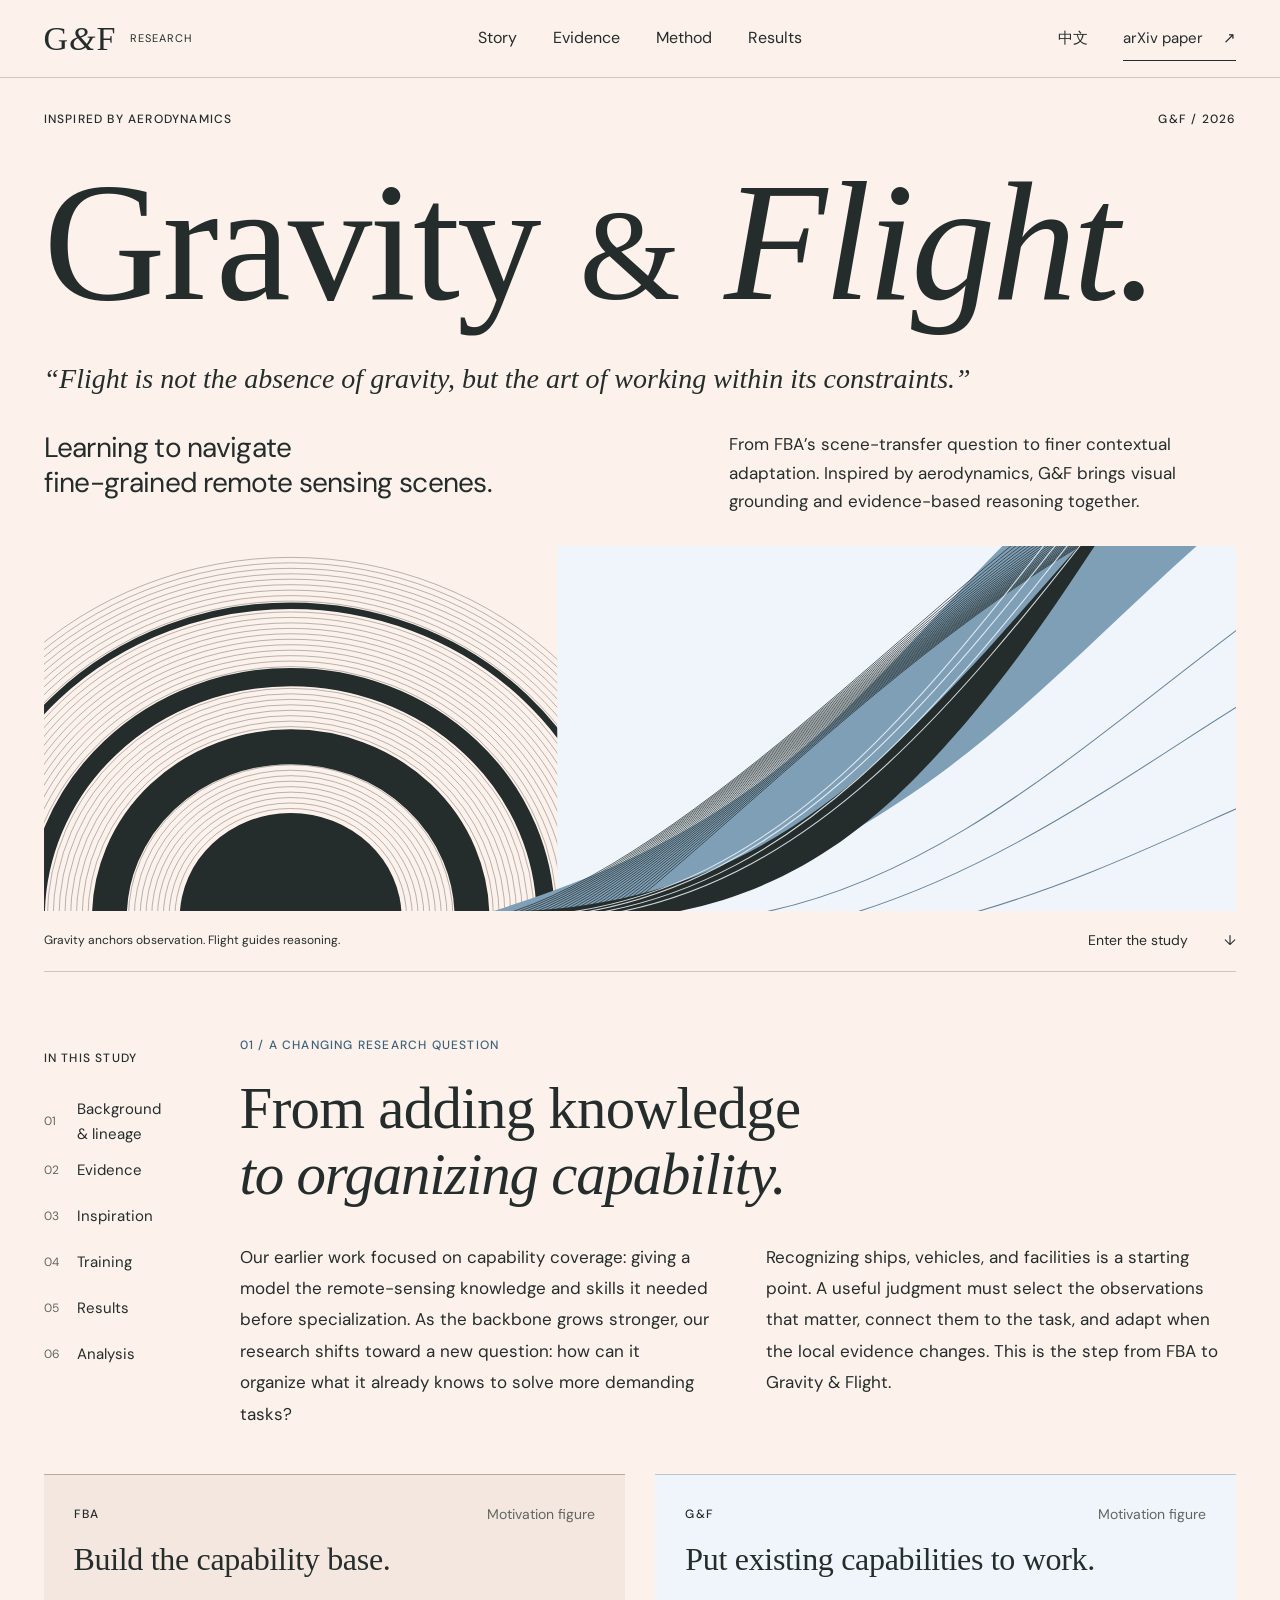
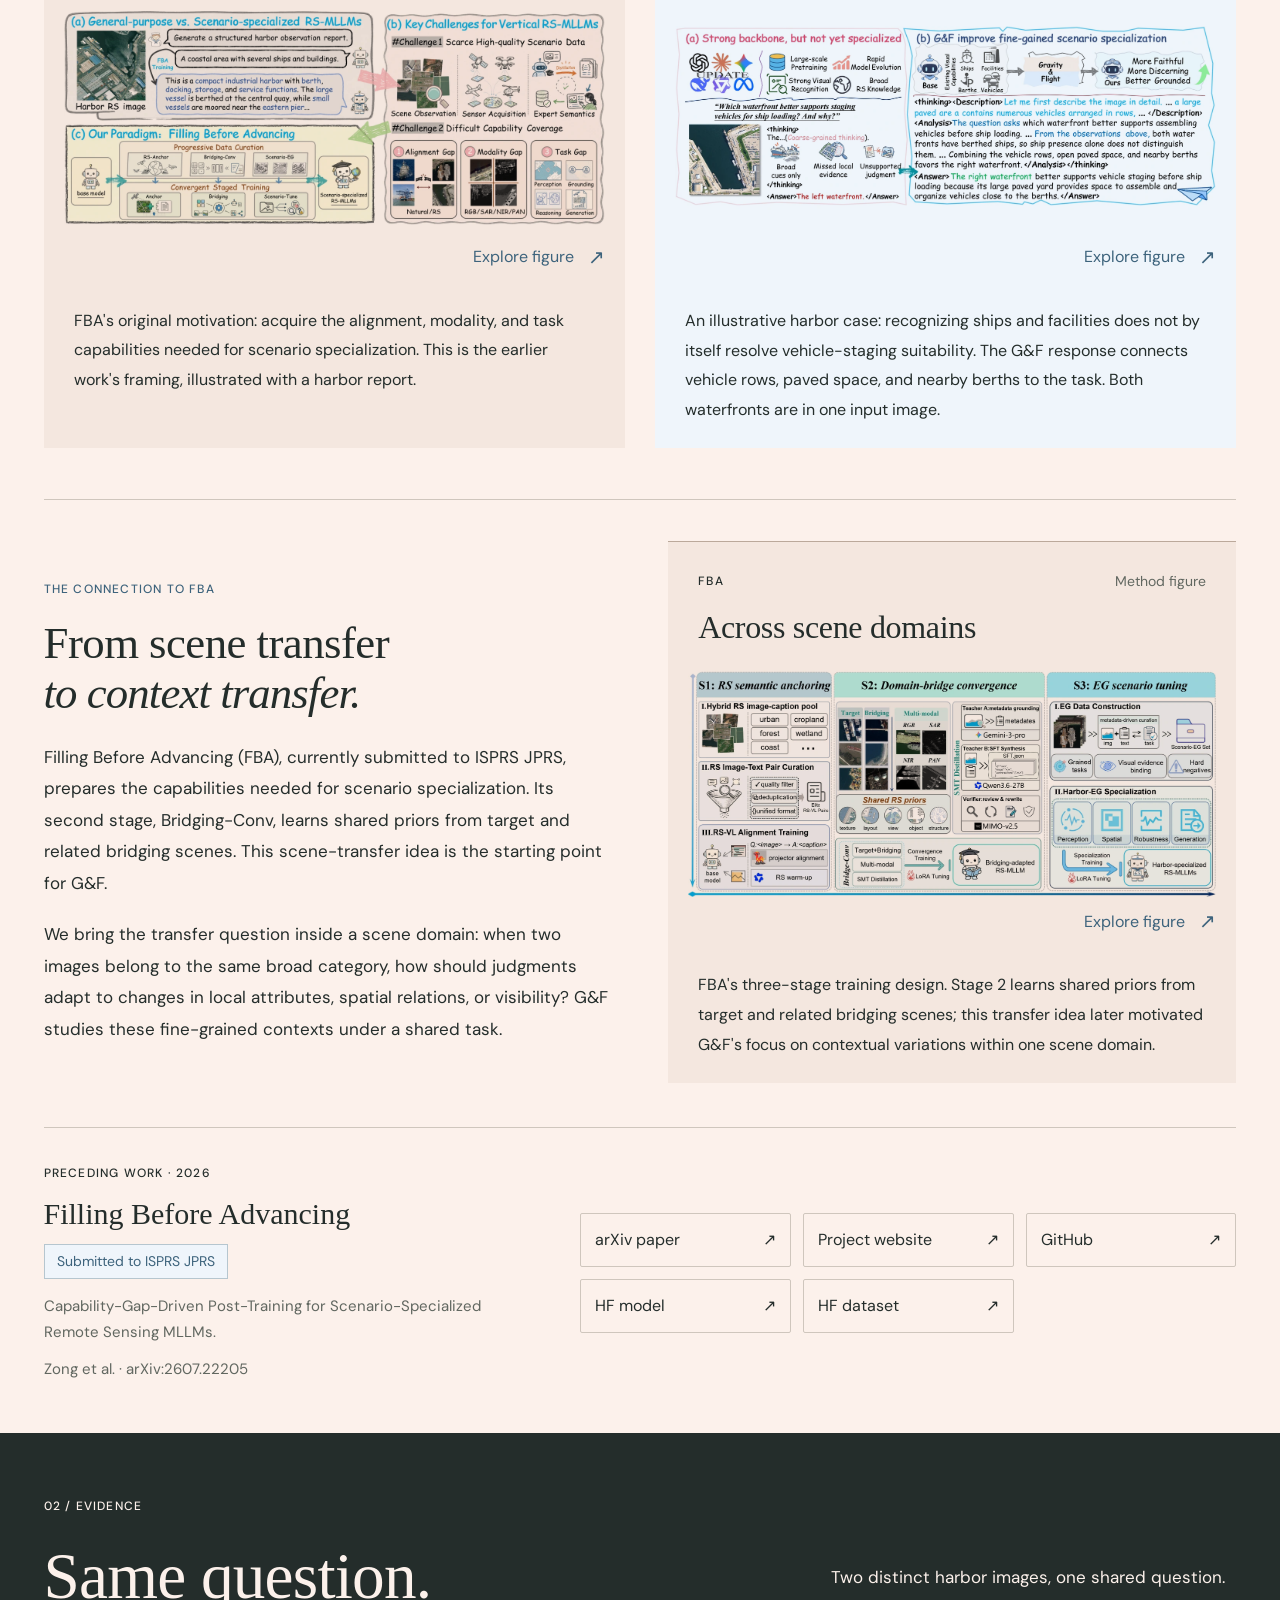
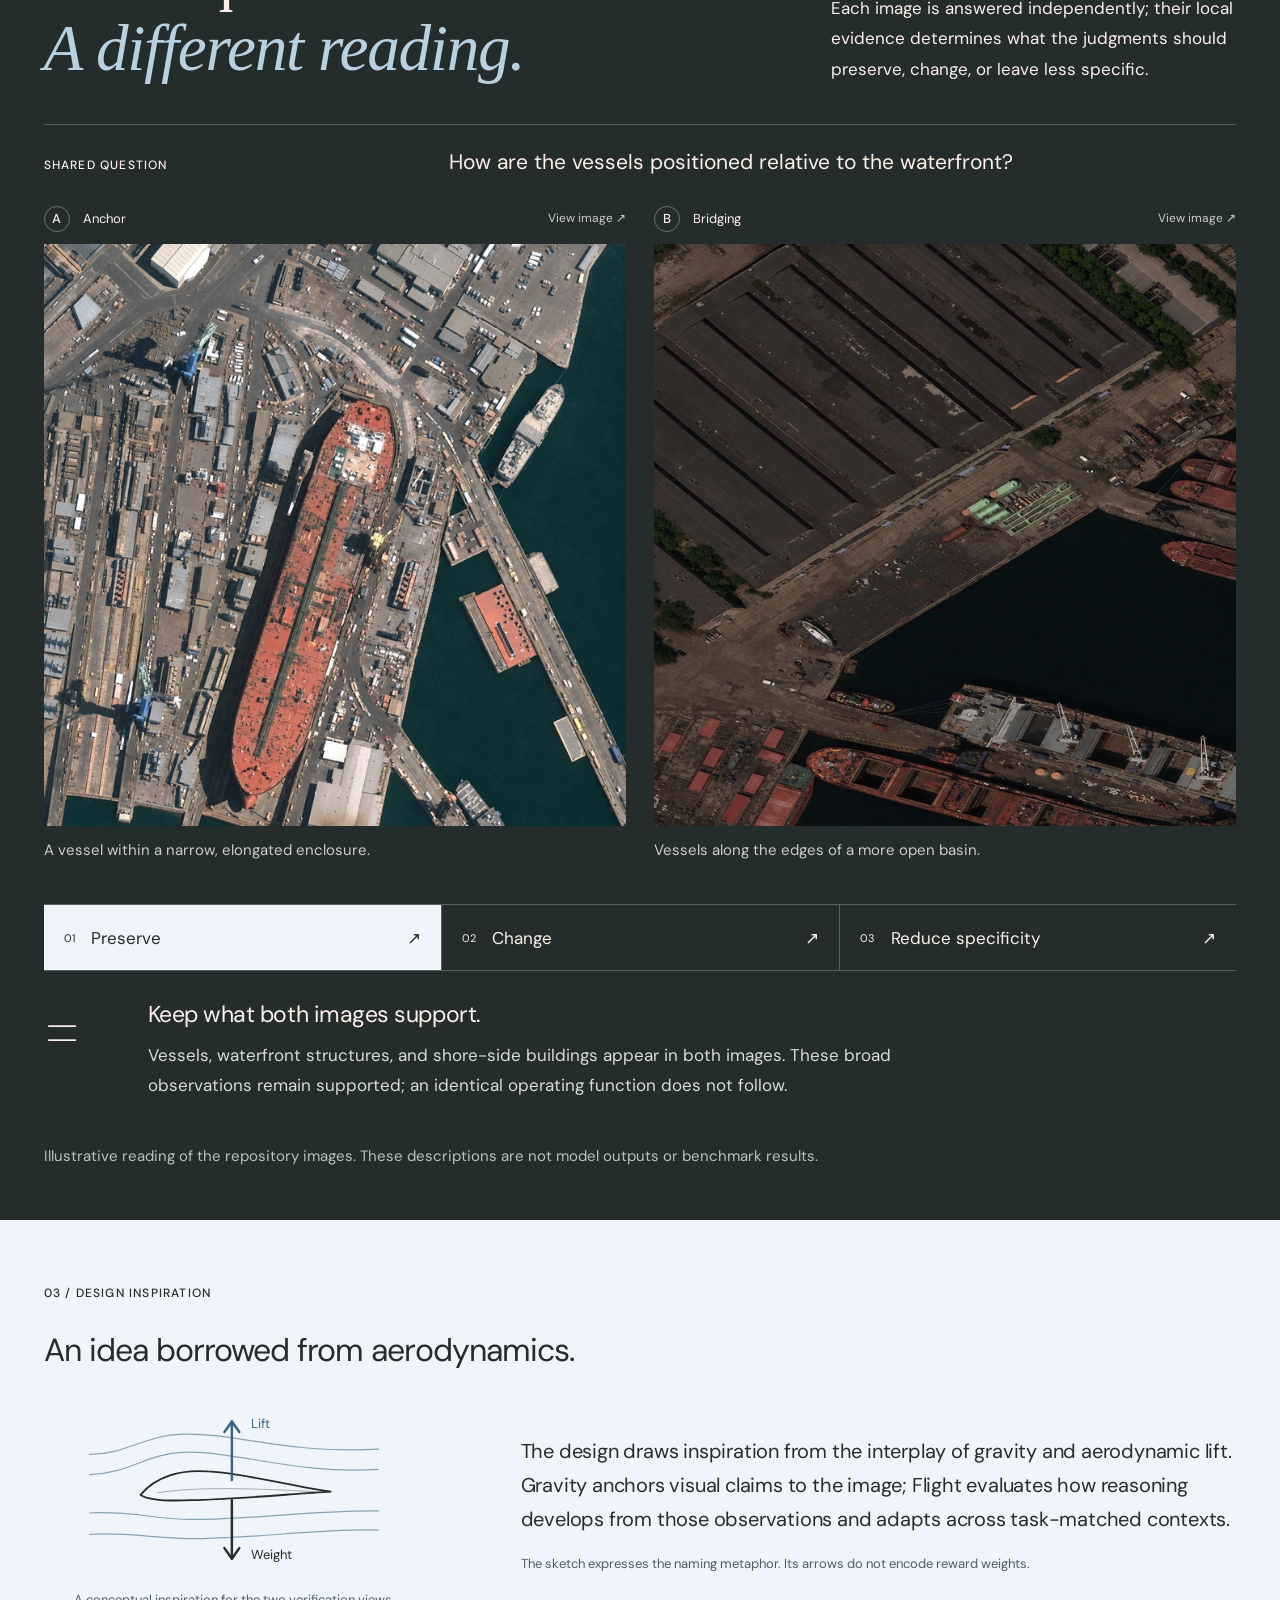
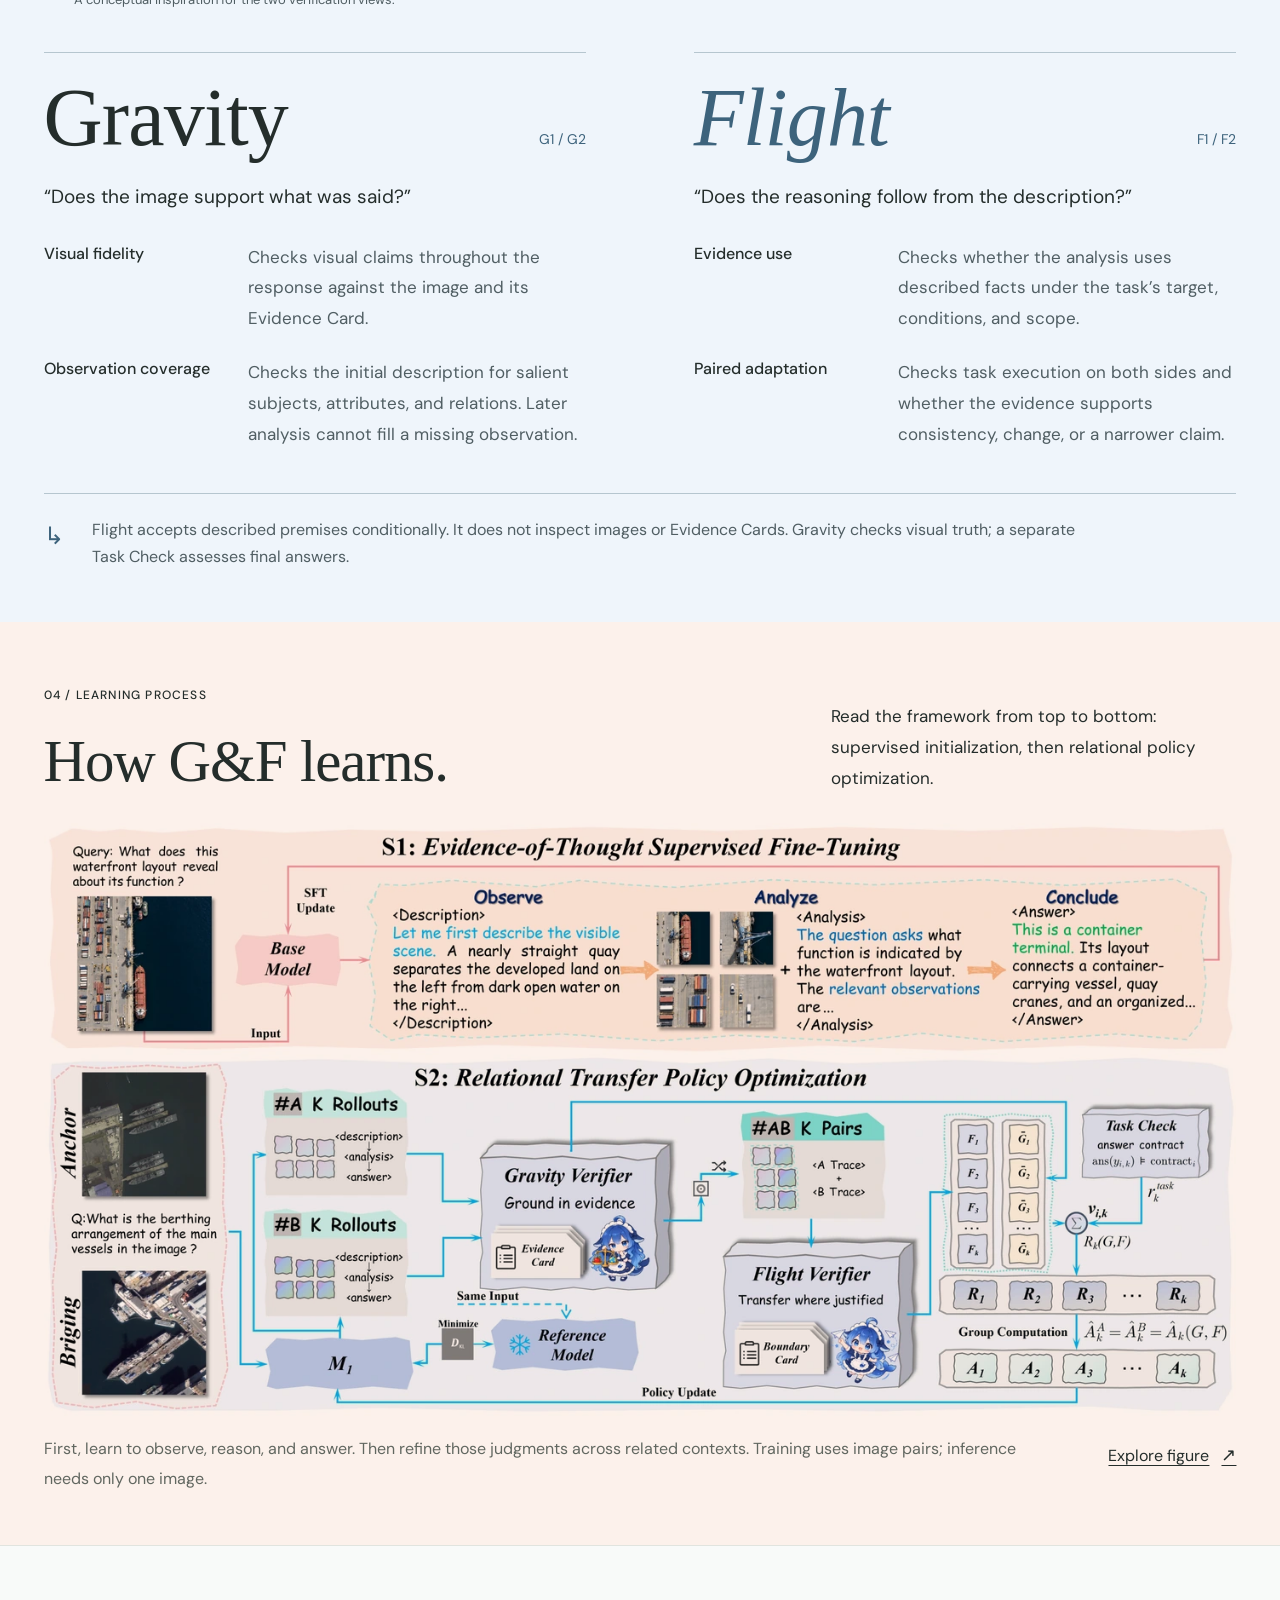
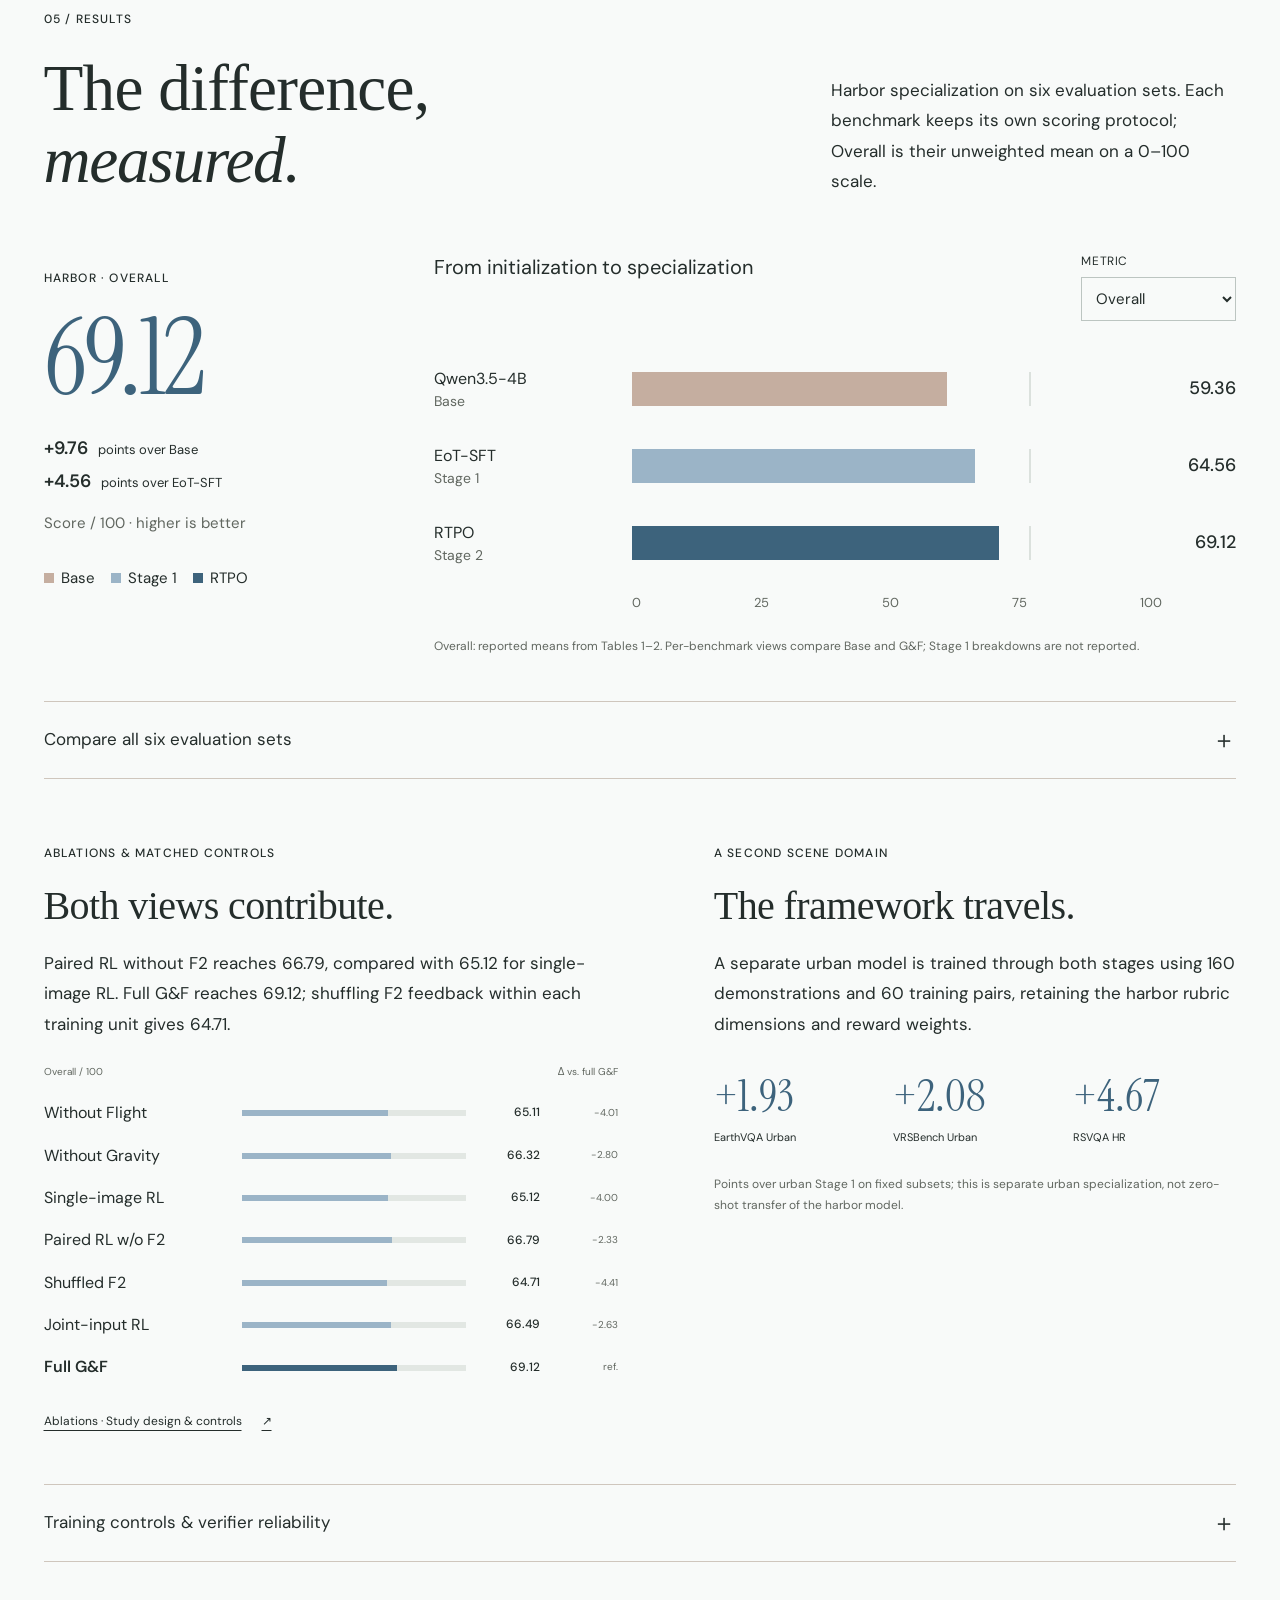
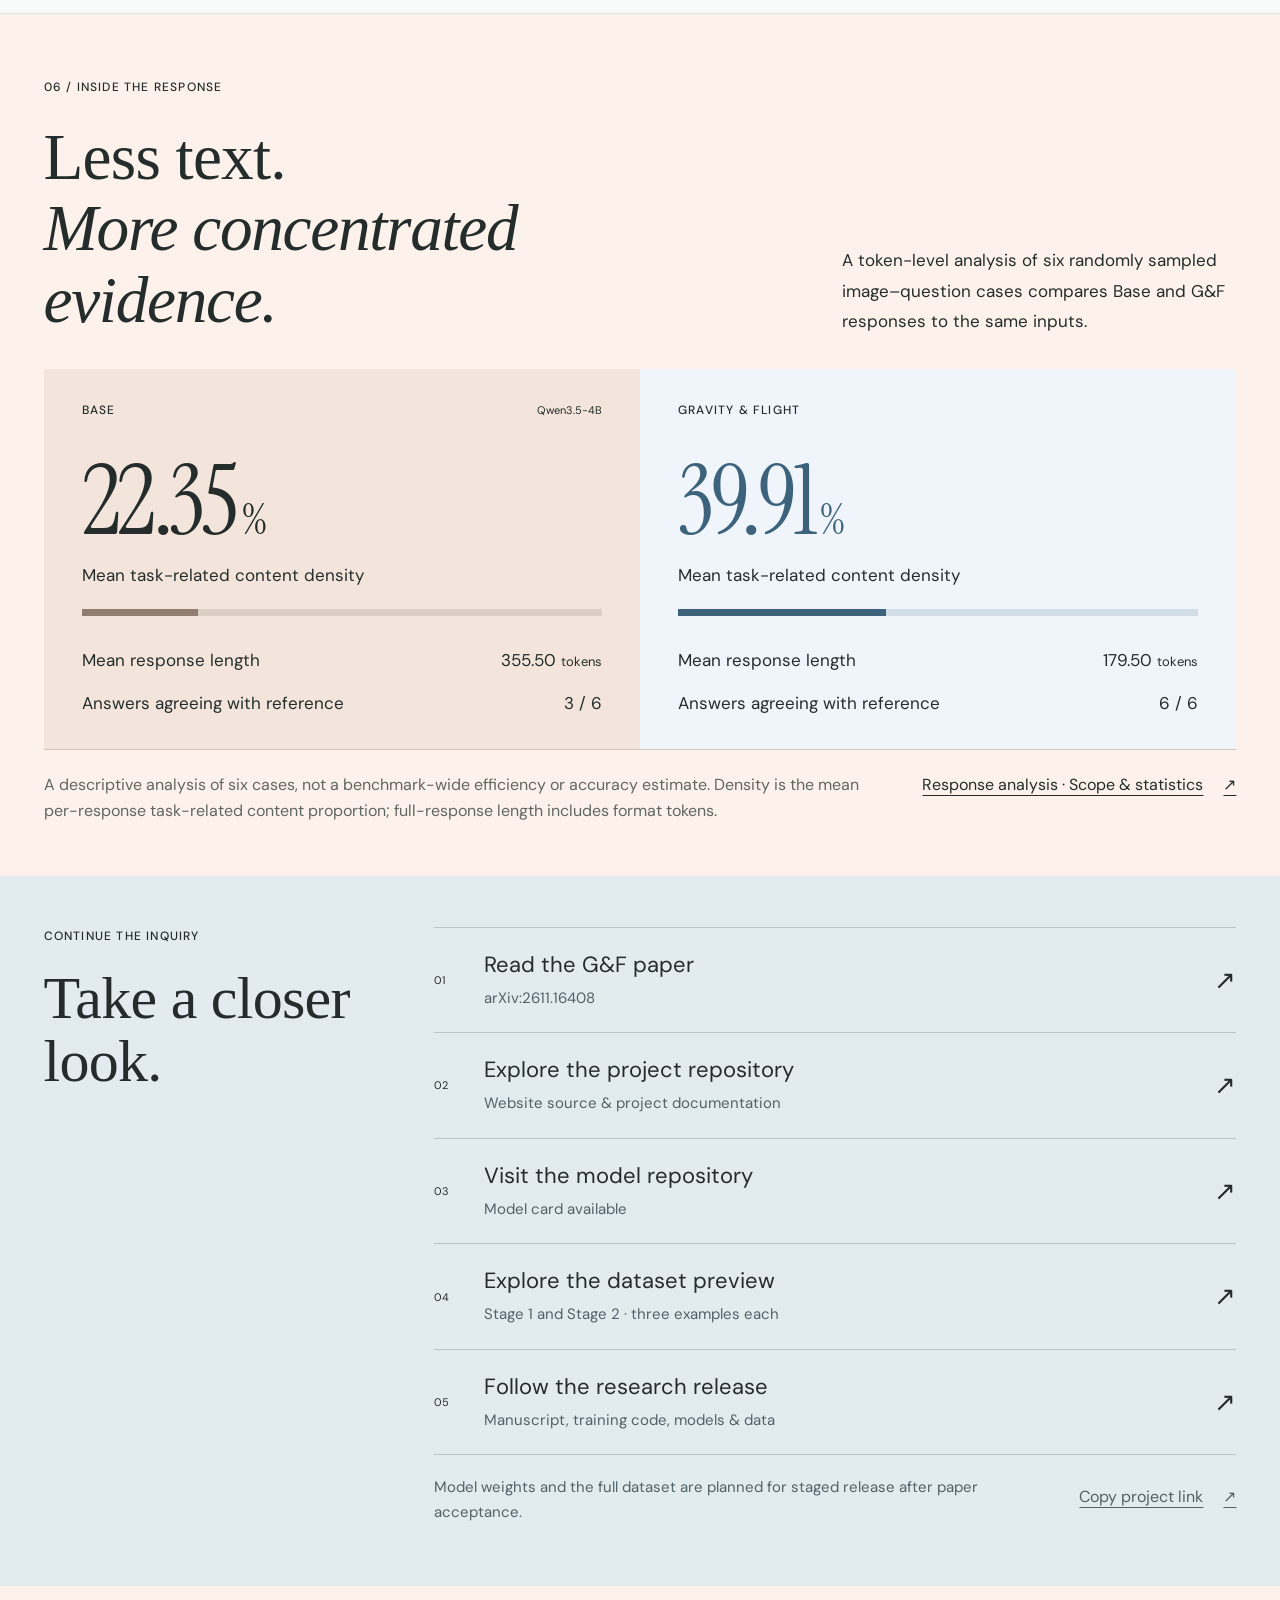
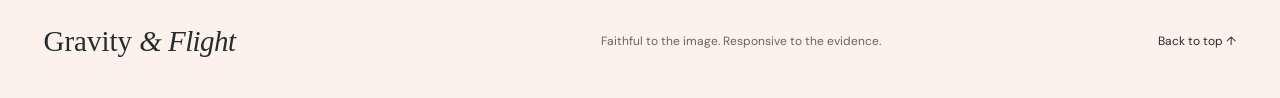
<file: index.html>
<!doctype html>
<html lang="en">
  <head>
    <meta charset="utf-8" />
    <meta name="viewport" content="width=device-width, initial-scale=1" />
    <meta http-equiv="refresh" content="0; url=web/" />
    <link
      rel="canonical"
      href="https://z0ngl1ng.github.io/Gravity-and-Flight/web/"
    />
    <title>Gravity and Flight</title>
    <style>
      body {
        background: #fcf1eb;
        color: #172d2c;
        font:
          1.1rem/1.6 system-ui,
          sans-serif;
        margin: 10vh auto;
        max-width: 40rem;
        padding: 1.5rem;
      }
      a {
        color: inherit;
      }
    </style>
  </head>
  <body>
    <h1>Gravity and Flight</h1>
    <p><a href="web/">Open the project website · 访问项目网站 →</a></p>
    <script>
      location.replace("web/" + location.search + location.hash);
    </script>
  </body>
</html>
</file>
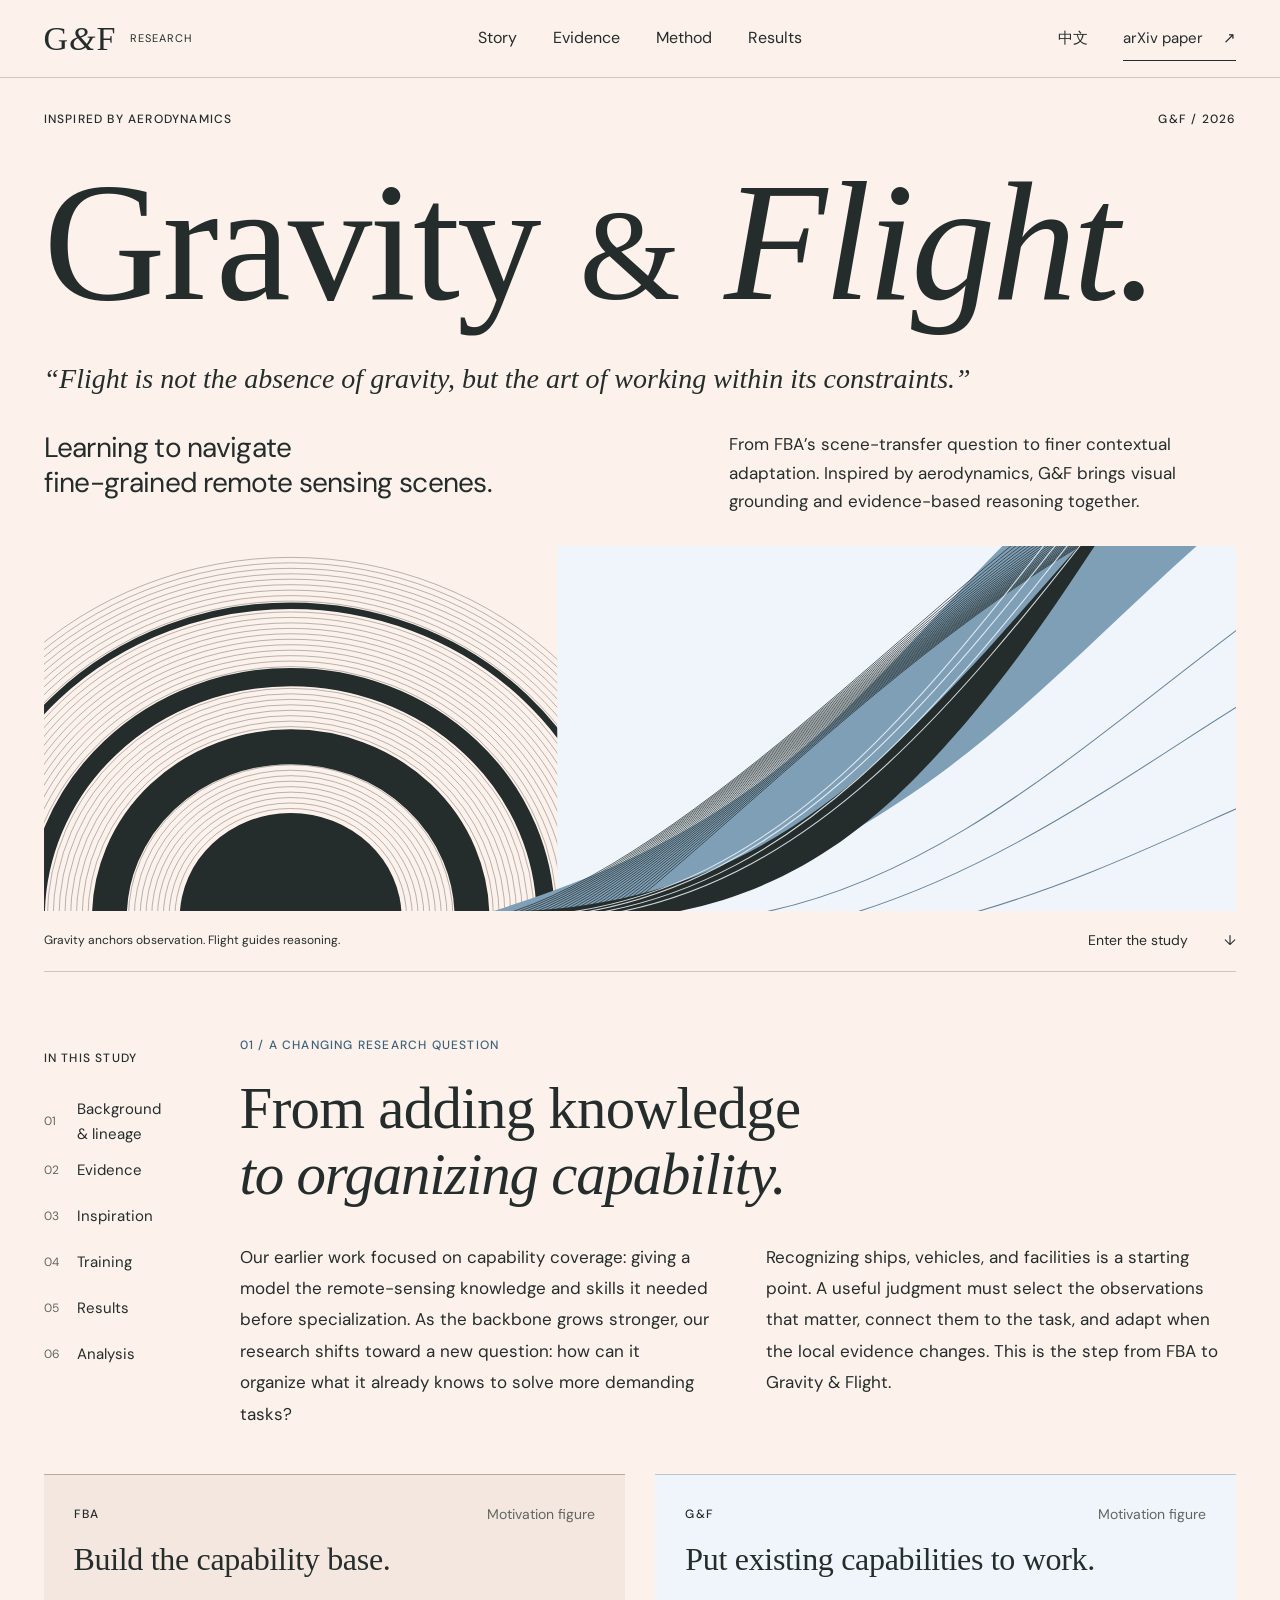
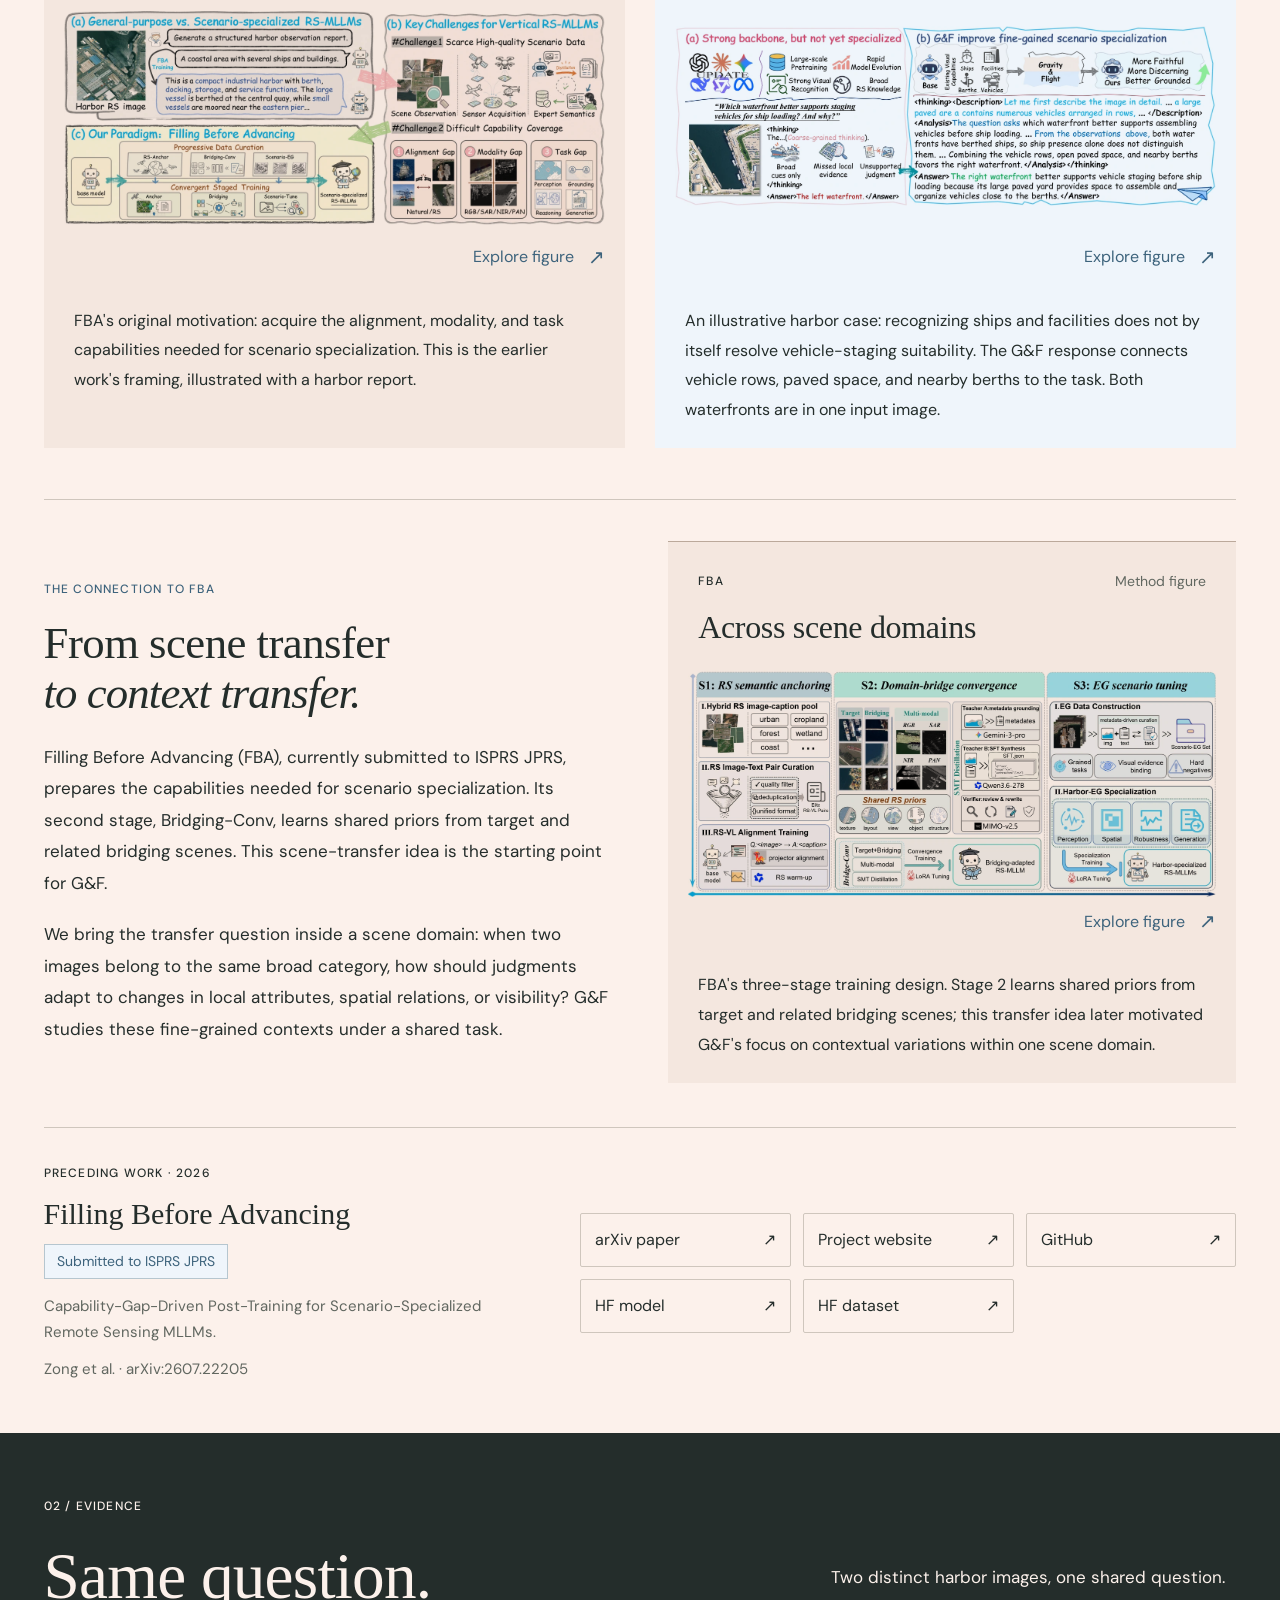
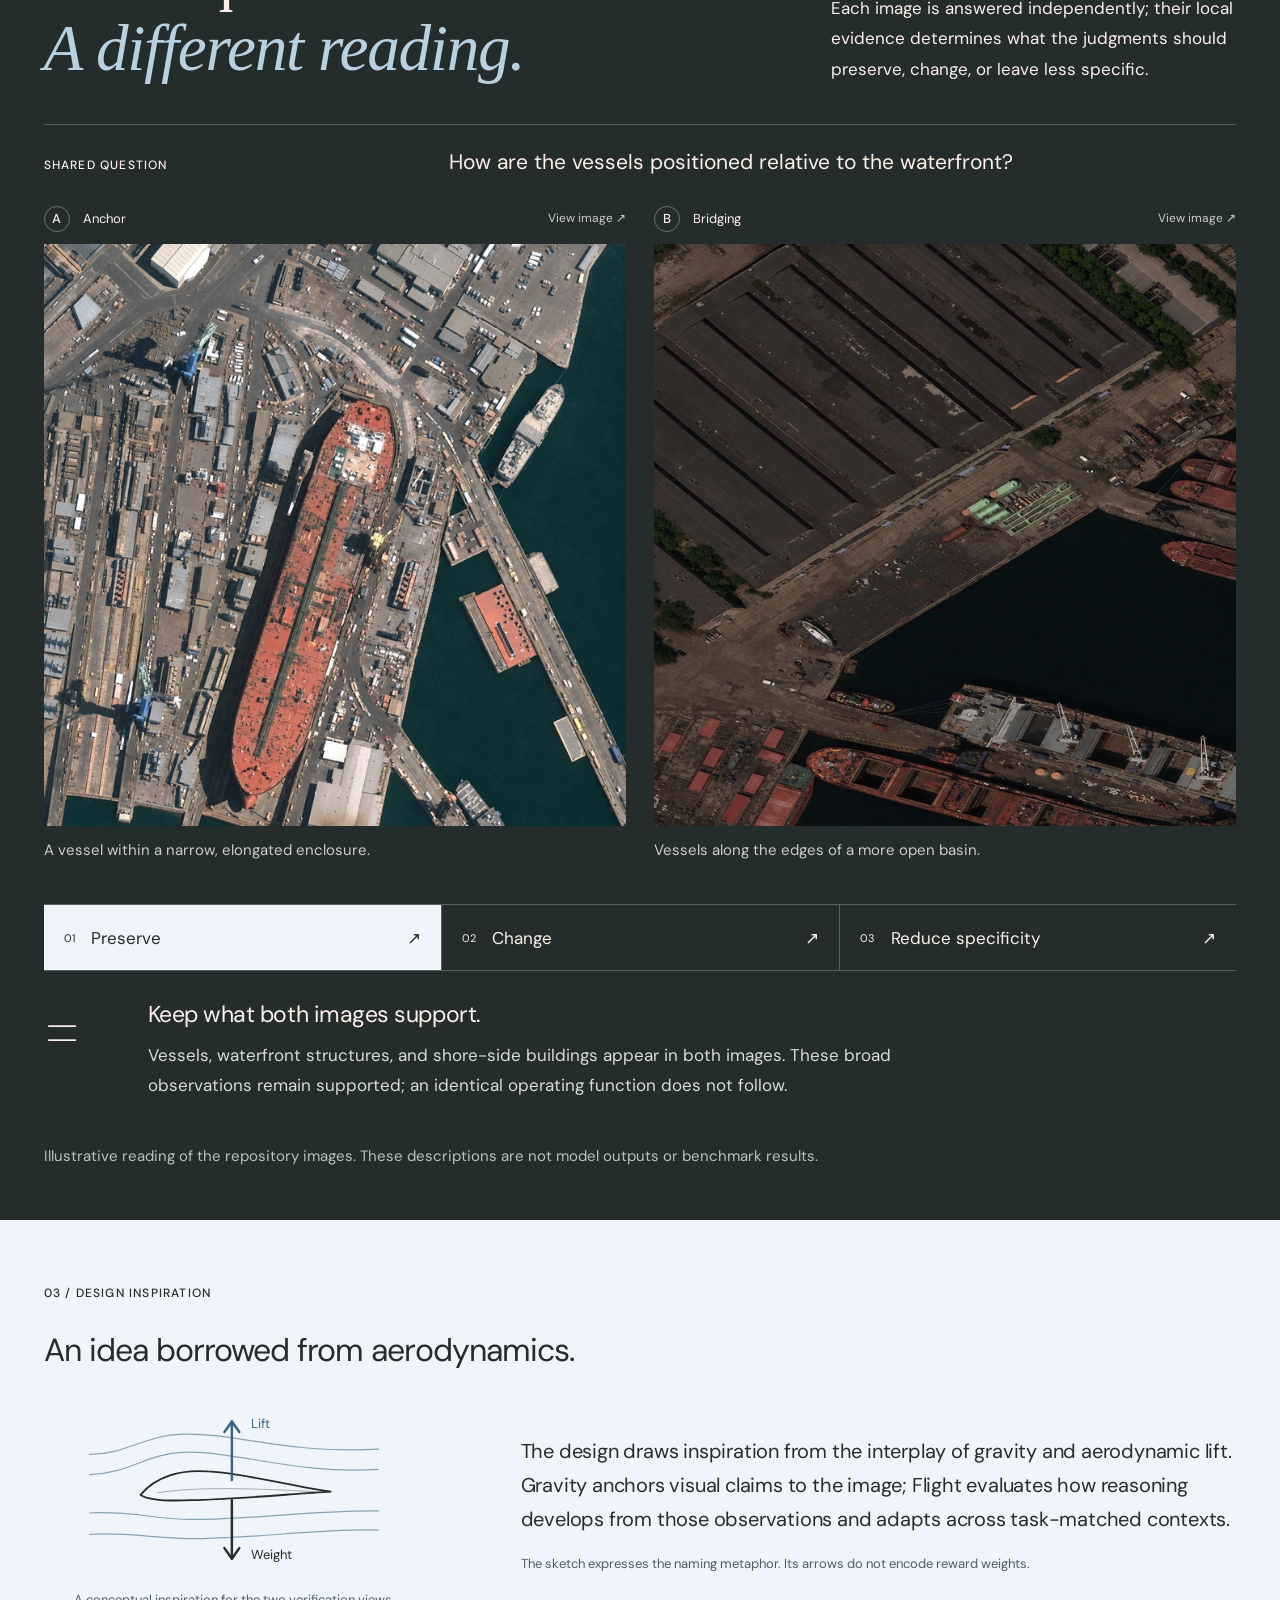
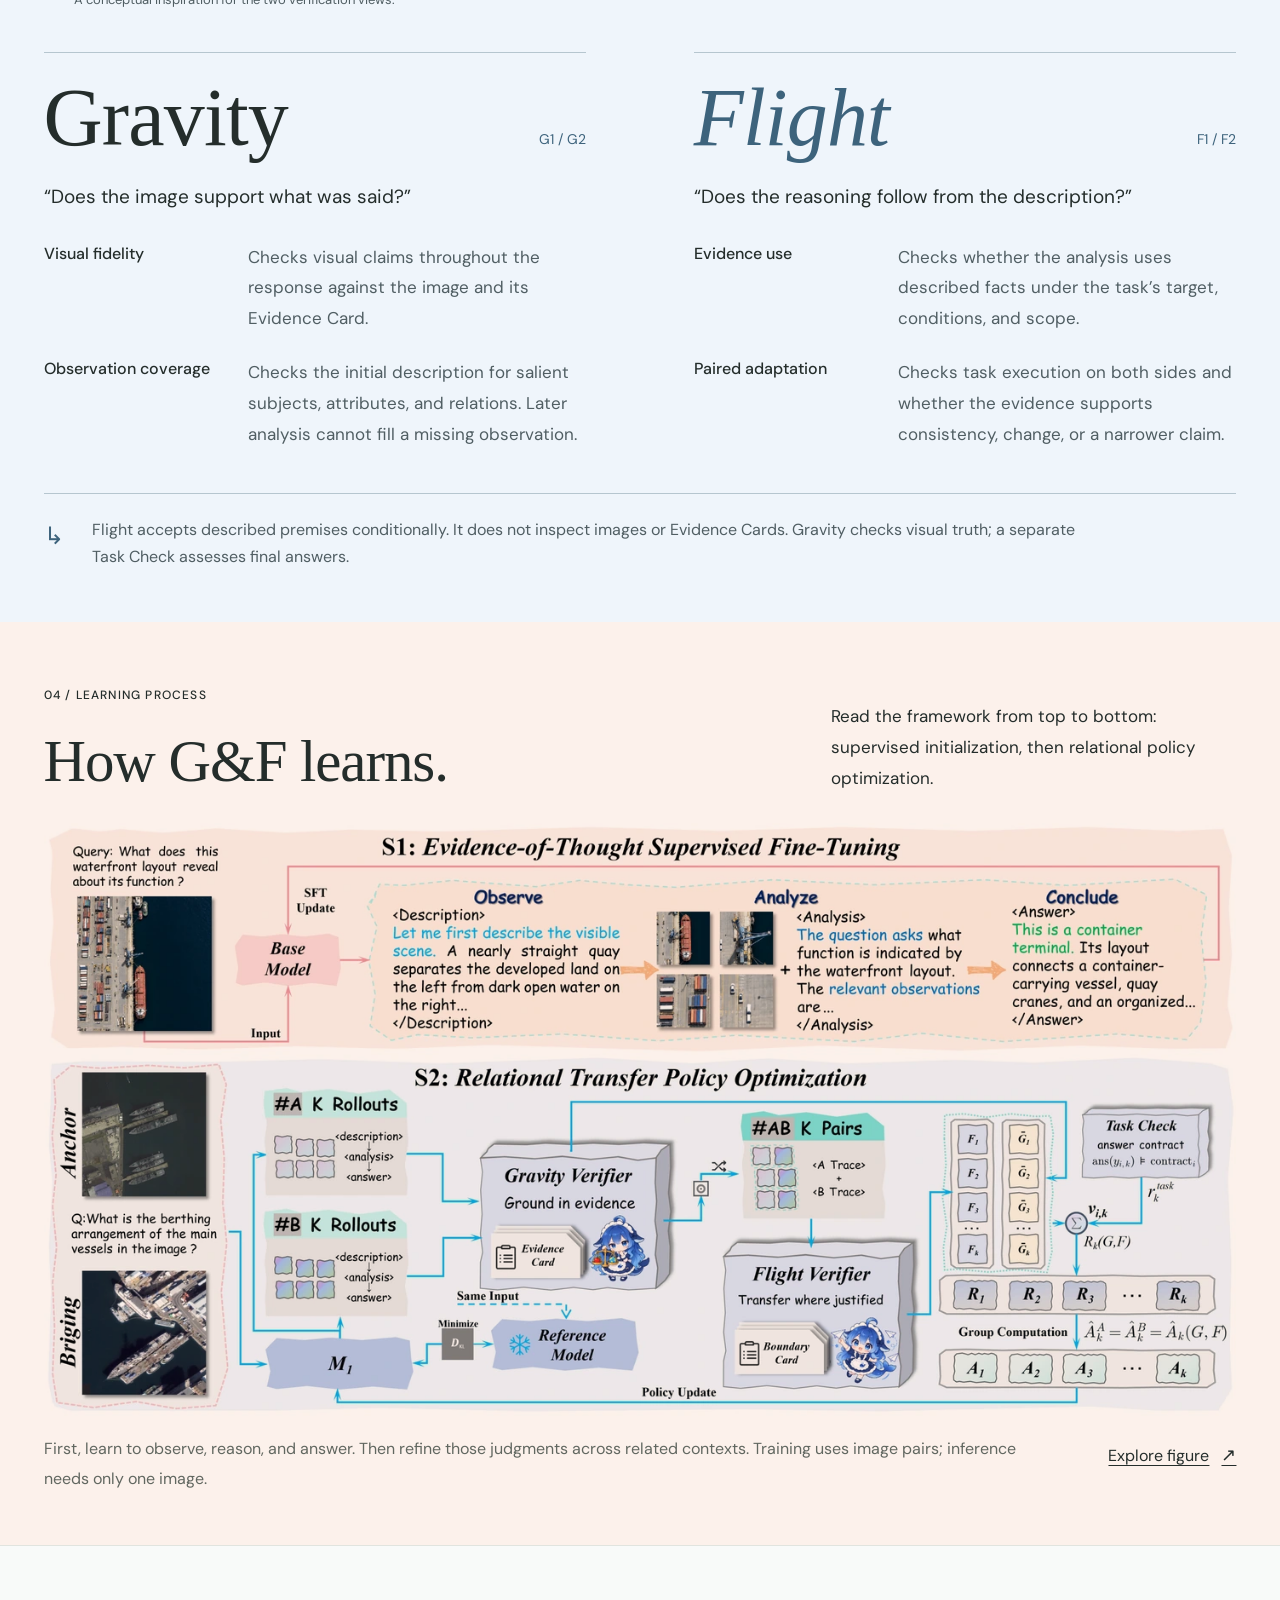
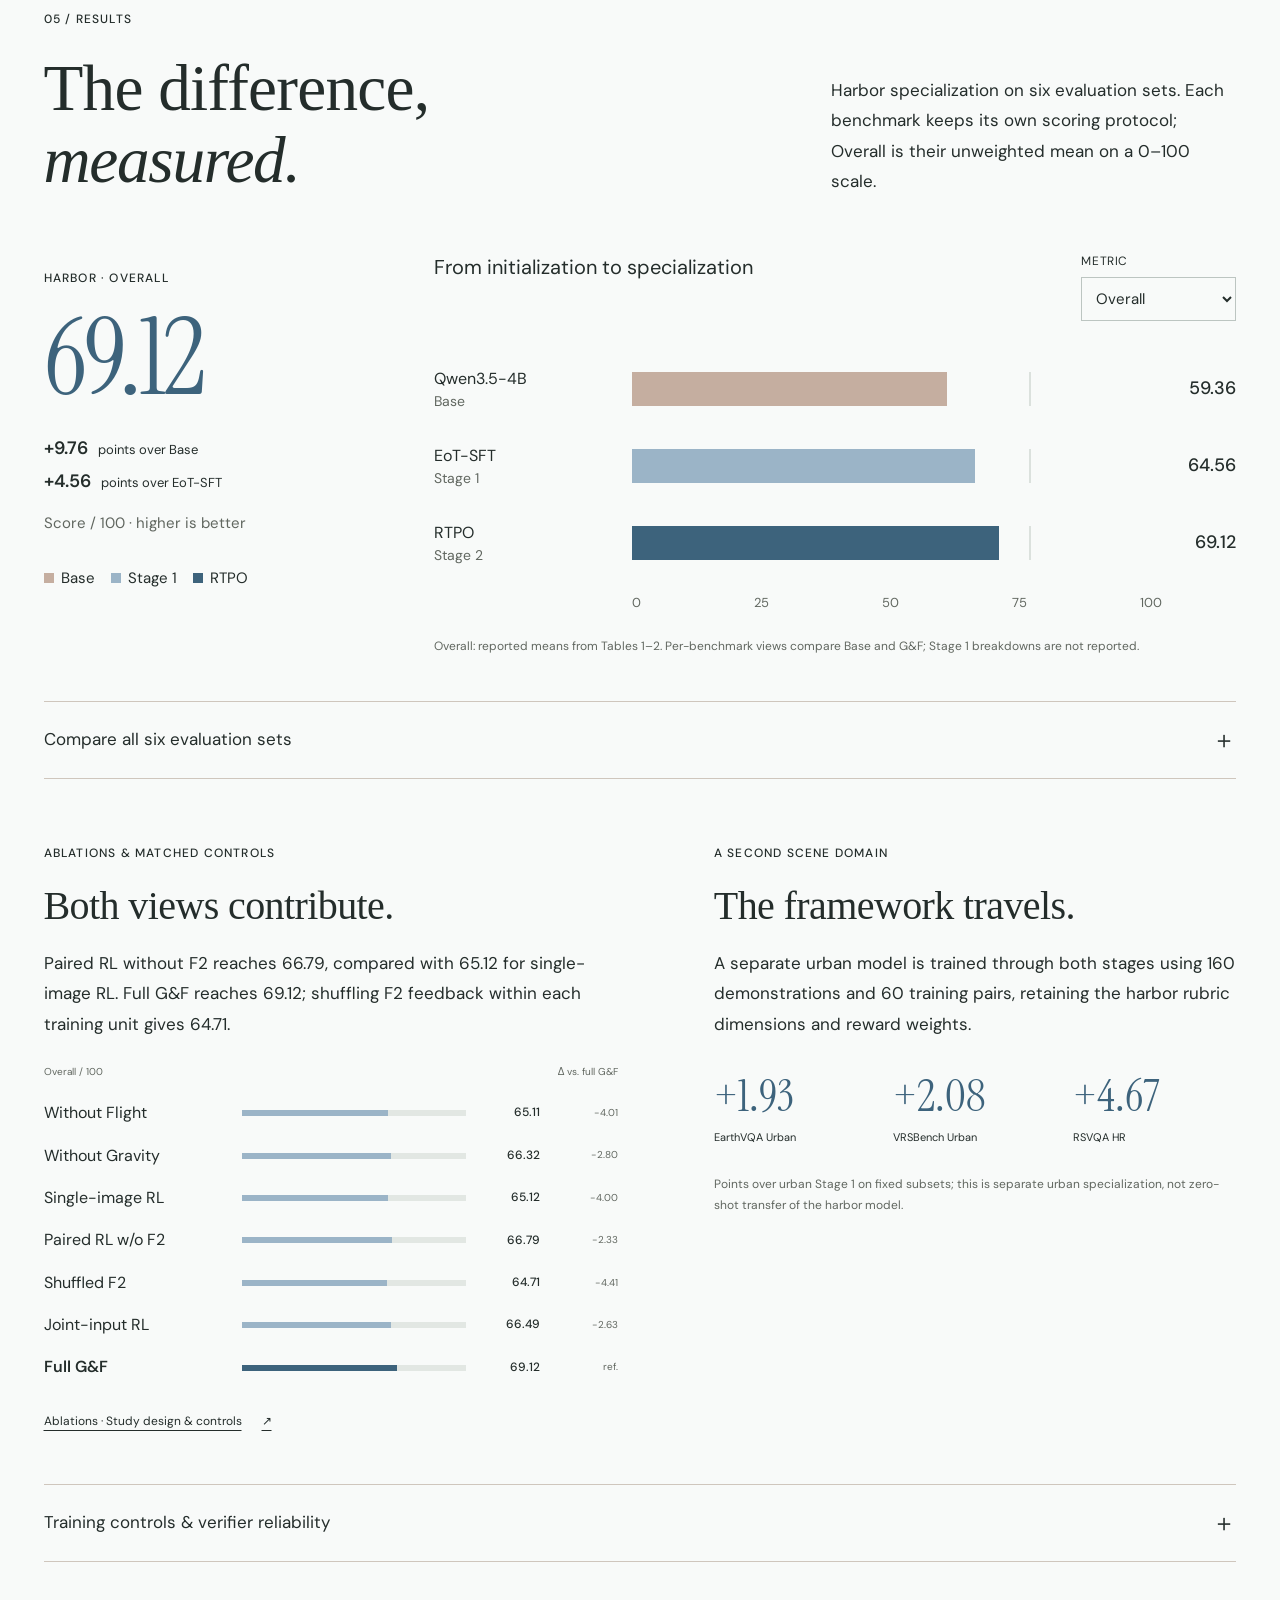
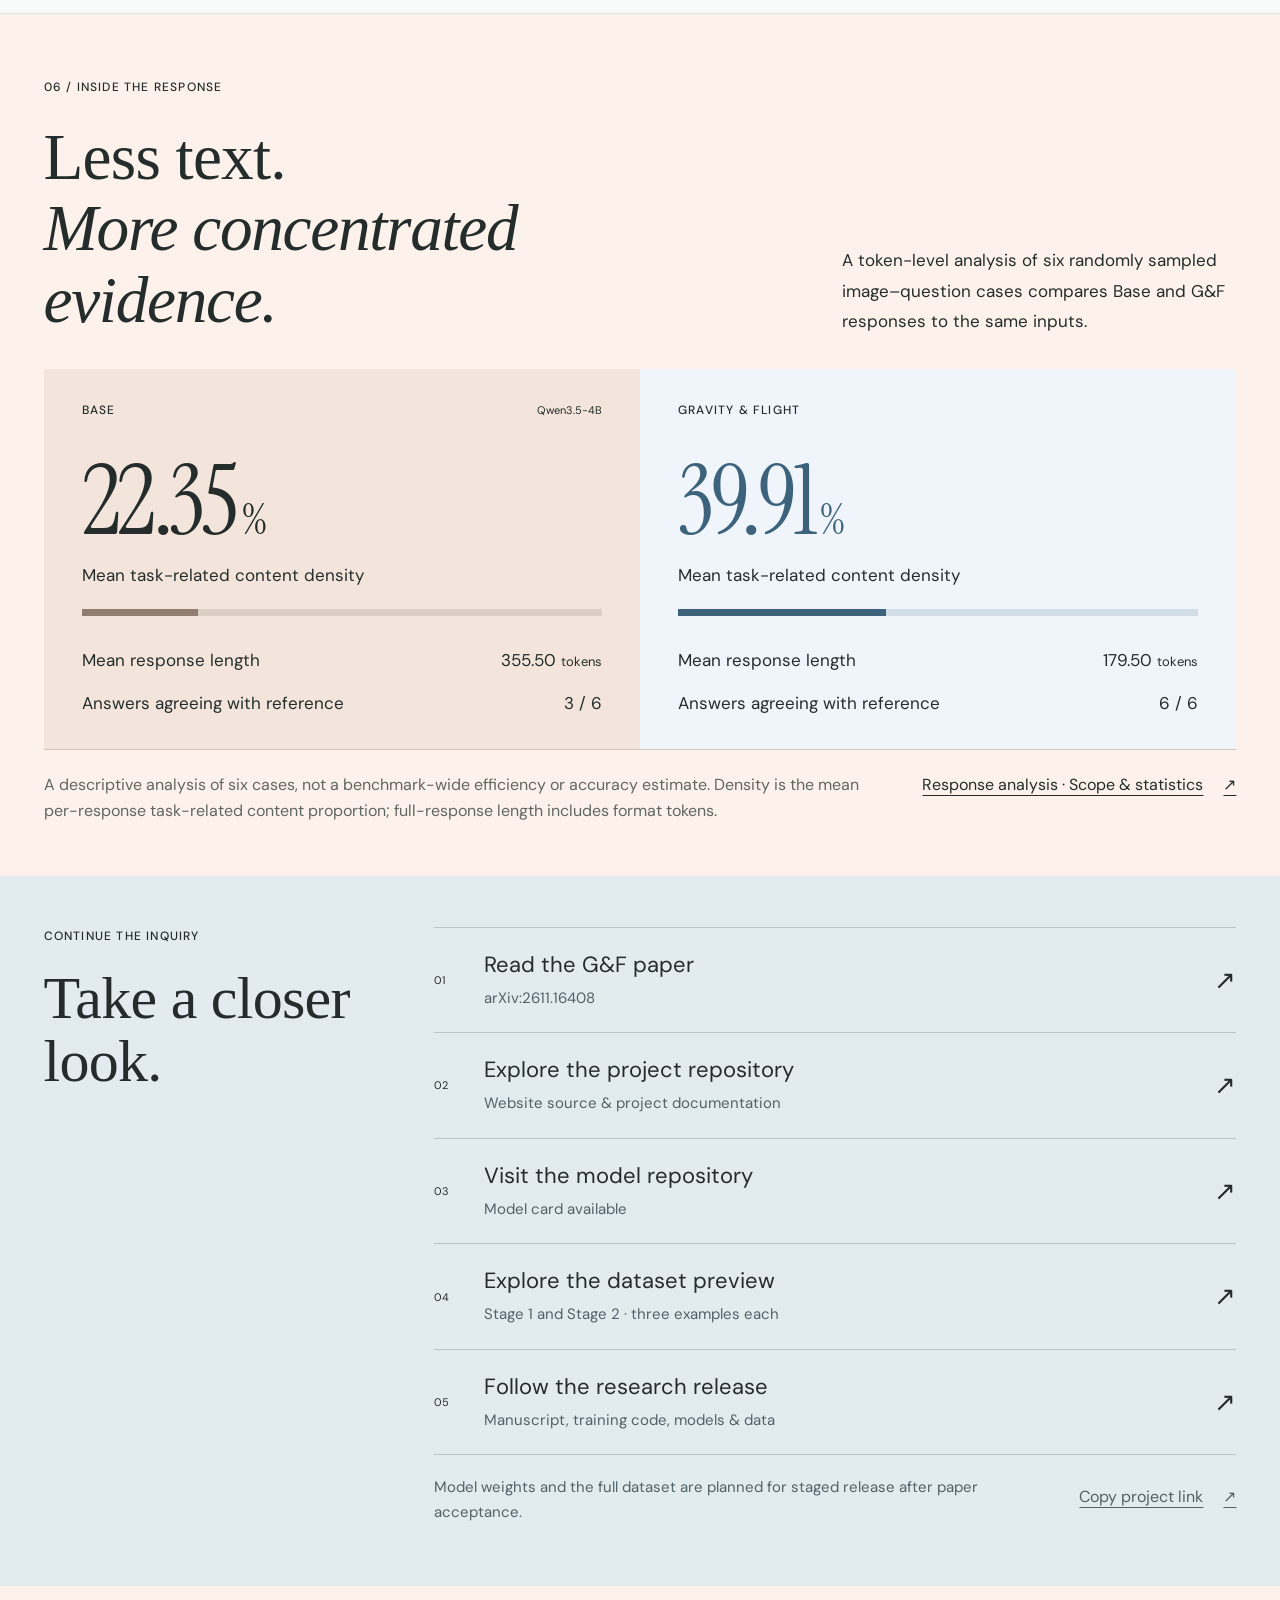
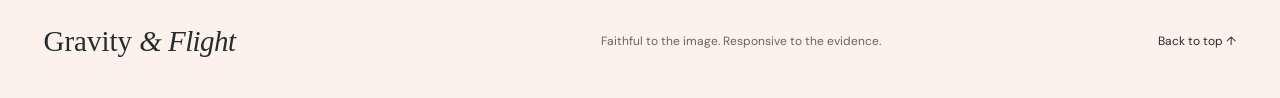
<file: web/index.html>
<!doctype html>

<html lang="en">
  <head>
    <meta charset="utf-8" />
    <meta content="width=device-width, initial-scale=1" name="viewport" />
    <title>Gravity &amp; Flight — Learning to see, learning to reason</title>
    <meta
      content="Gravity and Flight: an aerodynamics-inspired framework that develops FBA’s scene-transfer question into fine-grained contextual adaptation."
      name="description"
    />
    <meta content="#FCF1EB" name="theme-color" />
    <meta content="Gravity and Flight" property="og:title" />
    <meta
      content="Gravity and Flight: an aerodynamics-inspired framework that develops FBA’s scene-transfer question into fine-grained contextual adaptation."
      property="og:description"
    />
    <meta content="website" property="og:type" />
    <link href="favicon.svg" rel="icon" type="image/svg+xml" />
    <link href="styles.css?v=abf7cdc8716a" rel="stylesheet" />
    <script defer="" src="research-data.js?v=7959934d274e"></script>
    <script defer="" src="i18n.js?v=7f986be5255c"></script>
    <script defer="" src="main.js?v=7ac1ae2f74e0"></script>
    <link
      as="font"
      crossorigin=""
      href="assets/fonts/instrument-serif-regular.woff2"
      rel="preload"
      type="font/woff2"
    />
    <link
      href="https://z0ngl1ng.github.io/Gravity-and-Flight/web/"
      rel="canonical"
    />
    <meta
      content="https://z0ngl1ng.github.io/Gravity-and-Flight/web/"
      property="og:url"
    />
    <meta content="Gravity and Flight" property="og:site_name" />
    <meta content="summary" name="twitter:card" />
  </head>
  <body>
    <a class="skip-link" href="#main"
      ><span data-i18n="skip">Skip to content</span></a
    >
    <div aria-hidden="true" class="reading-progress">
      <span id="progress"></span>
    </div>
    <header class="site-header" id="topbar">
      <a class="wordmark" href="#top"
        >G<span class="wordmark-amp">&amp;</span>F<span class="wordmark-caption"
          >Research</span
        ></a
      >
      <nav aria-label="Sections" class="desktop-nav">
        <a href="#story"><span data-i18n="nav.story">Story</span></a
        ><a href="#example"><span data-i18n="nav.example">Evidence</span></a
        ><a href="#method"><span data-i18n="nav.method">Method</span></a
        ><a href="#results"><span data-i18n="nav.results">Results</span></a>
      </nav>
      <div class="header-actions">
        <button
          aria-label="Switch to Chinese"
          class="language-button"
          hidden=""
          id="lang-toggle"
          type="button"
        >
          中文
        </button>
        <a
          class="paper-link"
          href="https://arxiv.org/abs/2611.16408"
          rel="noopener noreferrer"
          target="_blank"
          ><span class="paper-full" data-i18n="nav.paper">arXiv paper</span
          ><span class="paper-short"
            ><span data-i18n="nav.paperShort">arXiv</span></span
          >
          <span aria-hidden="true">↗</span></a
        >
        <button
          aria-controls="mobile-nav"
          aria-expanded="false"
          class="menu-button"
          hidden=""
          id="menu-toggle"
          type="button"
        >
          <span data-i18n="nav.menu">Menu</span>
          <span aria-hidden="true">＋</span>
        </button>
      </div>
      <nav aria-label="Sections" class="mobile-nav" hidden="" id="mobile-nav">
        <a href="#story"><span data-i18n="nav.story">Story</span></a
        ><a href="#example"><span data-i18n="nav.example">Evidence</span></a
        ><a href="#aero"><span data-i18n="nav.aero">Design inspiration</span></a
        ><a href="#method"><span data-i18n="nav.method">Method</span></a
        ><a href="#results"><span data-i18n="nav.results">Results</span></a
        ><a href="#analysis"
          ><span data-i18n="nav.analysis">Response analysis</span></a
        ><a href="#resources"
          ><span data-i18n="nav.resources">Resources</span></a
        >
      </nav>
    </header>
    <main id="main">
      <section aria-labelledby="hero-title" class="hero wrap" id="top">
        <div class="cover-kicker">
          <span data-i18n="hero.eyebrow">Inspired by aerodynamics</span
          ><span>G&amp;F / 2026</span>
        </div>
        <h1 id="hero-title">
          Gravity <span class="hero-amp">&amp;</span> <em>Flight.</em>
        </h1>
        <blockquote class="hero-philosophy" data-i18n="hero.philosophy">
          “Flight is not the absence of gravity, but the art of working within
          its constraints.”
        </blockquote>
        <div class="cover-deck">
          <p class="hero-subtitle" data-i18n="hero.subtitle">
            Learning to navigate<br />fine-grained remote sensing scenes.
          </p>
          <p class="hero-lead" data-i18n="hero.lead">
            From FBA’s scene-transfer question to finer contextual adaptation.
            Inspired by aerodynamics, G&amp;F brings visual grounding and
            evidence-based reasoning together.
          </p>
        </div>
        <figure class="cover-art">
          <img
            alt="Concentric gravity arcs on warm paper open into upward blue trajectories."
            data-i18n-alt="hero.artAlt"
            fetchpriority="high"
            height="440"
            src="assets/field-study.svg"
            width="1440"
          />
          <figcaption>
            <span data-i18n="hero.artCaption"
              >Gravity anchors observation. Flight guides reasoning.</span
            ><a href="#story"
              ><span data-i18n="hero.begin">Enter the study</span
              ><span aria-hidden="true">↓</span></a
            >
          </figcaption>
        </figure>
      </section>
      <section
        aria-labelledby="story-title"
        class="section wrap story-section"
        id="story"
      >
        <div class="story-opening">
          <div class="section-margin">
            <span class="eyebrow" data-i18n="index.label">In this study</span>
            <nav aria-label="Study chapters" class="chapter-nav">
              <a href="#story"
                ><span class="chapter-number">01</span
                ><span data-i18n="index.story">Background &amp; lineage</span
                ><span aria-hidden="true" class="chapter-arrow">↗</span></a
              ><a href="#example"
                ><span class="chapter-number">02</span
                ><span data-i18n="index.example">Evidence</span
                ><span aria-hidden="true" class="chapter-arrow">↗</span></a
              ><a href="#aero"
                ><span class="chapter-number">03</span
                ><span data-i18n="index.aero">Inspiration</span
                ><span aria-hidden="true" class="chapter-arrow">↗</span></a
              ><a href="#method"
                ><span class="chapter-number">04</span
                ><span data-i18n="index.method">Training</span
                ><span aria-hidden="true" class="chapter-arrow">↗</span></a
              ><a href="#results"
                ><span class="chapter-number">05</span
                ><span data-i18n="index.results">Results</span
                ><span aria-hidden="true" class="chapter-arrow">↗</span></a
              ><a href="#analysis"
                ><span class="chapter-number">06</span
                ><span data-i18n="index.analysis">Analysis</span
                ><span aria-hidden="true" class="chapter-arrow">↗</span></a
              >
            </nav>
          </div>
          <div class="section-body">
            <p class="eyebrow story-kicker" data-i18n="background.label">
              01 / A changing research question
            </p>
            <h2 data-i18n="background.title" data-reveal="" id="story-title">
              From adding knowledge<br /><em>to organizing capability.</em>
            </h2>
            <div class="prose-columns" data-reveal="">
              <p data-i18n="background.body1">
                Our earlier work focused on capability coverage: giving a model
                the remote-sensing knowledge and skills it needed before
                specialization. As the backbone grows stronger, our research
                shifts toward a new question: how can it organize what it
                already knows to solve more demanding tasks?
              </p>
              <p data-i18n="background.body2">
                Recognizing ships, vehicles, and facilities is a starting point.
                A useful judgment must select the observations that matter,
                connect them to the task, and adapt when the local evidence
                changes. This is the step from FBA to Gravity &amp; Flight.
              </p>
            </div>
          </div>
        </div>
        <div class="paper-grid motivation-figures">
          <figure
            aria-labelledby="fba-motivation-title"
            class="paper-card paper-fba"
            data-reveal=""
          >
            <header class="paper-card-head">
              <div class="paper-meta">
                <span class="eyebrow">FBA</span
                ><span data-i18n="figure.motivation">Motivation figure</span>
              </div>
              <h3
                data-figure-title=""
                data-i18n="background.fbaTitle"
                id="fba-motivation-title"
              >
                Build the capability base.
              </h3>
            </header>
            <a
              class="paper-frame"
              data-figure=""
              data-figure-height="1107"
              data-figure-width="2800"
              href="assets/papers/fba-motivation.webp?v=9bd8e88c70dc"
              rel="noopener noreferrer"
              target="_blank"
            >
              <img
                alt="FBA motivation showing scenario-data scarcity and gaps in alignment, modality, and task capability, followed by a staged specialization design."
                data-i18n-alt="paper.fbaMotivationAlt"
                decoding="async"
                height="1107"
                loading="lazy"
                sizes="(min-width: 2400px) 1040px, (min-width: 761px) calc((100vw - 144px) / 2), calc(100vw - 72px)"
                src="assets/papers/fba-motivation-1400.webp?v=a2efe401175c"
                srcset="
                  assets/papers/fba-motivation-1400.webp?v=a2efe401175c 1400w,
                  assets/papers/fba-motivation.webp?v=9bd8e88c70dc      2800w
                "
                width="2800"
              />
              <span class="paper-zoom-hint"
                ><span data-i18n="figure.enlarge">Explore figure</span
                ><span aria-hidden="true">↗</span></span
              ></a
            >
            <figcaption>
              <p class="paper-caption" data-i18n="paper.fbaMotivationCaption">
                FBA's original motivation: acquire the alignment, modality, and
                task capabilities needed for scenario specialization. This is
                the earlier work's framing, illustrated with a harbor report.
              </p>
            </figcaption>
          </figure>
          <figure
            aria-labelledby="gf-motivation-title"
            class="paper-card paper-gf"
            data-reveal=""
          >
            <header class="paper-card-head">
              <div class="paper-meta">
                <span class="eyebrow">G&amp;F</span
                ><span data-i18n="figure.motivation">Motivation figure</span>
              </div>
              <h3
                data-figure-title=""
                data-i18n="background.gfTitle"
                id="gf-motivation-title"
              >
                Put existing capabilities to work.
              </h3>
            </header>
            <a
              class="paper-frame"
              data-figure=""
              data-figure-height="953"
              data-figure-width="2800"
              href="assets/papers/gf-motivation.webp?v=f3a2dbfc7db3"
              rel="noopener noreferrer"
              target="_blank"
            >
              <img
                alt="One harbor image with two waterfronts: a Base response favors the left using broad cues, while the G&amp;F example favors the right using vehicles, paved space, and nearby berths."
                data-i18n-alt="paper.gfMotivationAlt"
                decoding="async"
                height="953"
                loading="lazy"
                sizes="(min-width: 2400px) 1040px, (min-width: 761px) calc((100vw - 144px) / 2), calc(100vw - 72px)"
                src="assets/papers/gf-motivation-1400.webp?v=a2605837b8df"
                srcset="
                  assets/papers/gf-motivation-1400.webp?v=a2605837b8df 1400w,
                  assets/papers/gf-motivation.webp?v=f3a2dbfc7db3      2800w
                "
                width="2800"
              />
              <span class="paper-zoom-hint"
                ><span data-i18n="figure.enlarge">Explore figure</span
                ><span aria-hidden="true">↗</span></span
              ></a
            >
            <figcaption>
              <p class="paper-caption" data-i18n="paper.gfMotivationCaption">
                An illustrative harbor case: recognizing ships and facilities
                does not by itself resolve vehicle-staging suitability. The
                G&amp;F response connects vehicle rows, paved space, and nearby
                berths to the task. Both waterfronts are in one input image.
              </p>
            </figcaption>
          </figure>
        </div>
        <div class="lineage-spread">
          <div class="lineage-intro" data-reveal="">
            <p class="eyebrow story-kicker" data-i18n="lineage.label">
              The connection to FBA
            </p>
            <h2 data-i18n="story.title" id="lineage-title">
              From scene transfer<br /><em>to context transfer.</em>
            </h2>
            <div class="prose-columns">
              <p data-i18n="story.body1">
                Filling Before Advancing (FBA), currently submitted to ISPRS
                JPRS, prepares the capabilities needed for scenario
                specialization. Its second stage, Bridging-Conv, learns shared
                priors from target and related bridging scenes. This
                scene-transfer idea is the starting point for G&amp;F.
              </p>
              <p data-i18n="story.body2">
                We bring the transfer question inside a scene domain: when two
                images belong to the same broad category, how should judgments
                adapt to changes in local attributes, spatial relations, or
                visibility? G&amp;F studies these fine-grained contexts under a
                shared task.
              </p>
            </div>
          </div>
          <figure
            aria-labelledby="fba-method-title"
            class="paper-card paper-fba"
            data-reveal=""
          >
            <header class="paper-card-head">
              <div class="paper-meta">
                <span class="eyebrow">FBA</span
                ><span data-i18n="figure.method">Method figure</span>
              </div>
              <h3
                data-figure-title=""
                data-i18n="lineage.fbaTitle"
                id="fba-method-title"
              >
                Across scene domains
              </h3>
            </header>
            <a
              class="paper-frame"
              data-figure=""
              data-figure-height="1205"
              data-figure-width="2800"
              href="assets/papers/fba-method.webp?v=c617c239b355"
              rel="noopener noreferrer"
              target="_blank"
            >
              <img
                alt="FBA three-stage method: remote-sensing semantic anchoring, domain-bridge convergence using target and related scenes, and evidence-grounded scenario tuning."
                data-i18n-alt="paper.fbaMethodAlt"
                decoding="async"
                height="1205"
                loading="lazy"
                sizes="(min-width: 2400px) 1040px, (min-width: 1101px) calc((100vw - 144px) / 2), calc(100vw - 72px)"
                src="assets/papers/fba-method-1400.webp?v=868c22d85c01"
                srcset="
                  assets/papers/fba-method-1400.webp?v=868c22d85c01 1400w,
                  assets/papers/fba-method.webp?v=c617c239b355      2800w
                "
                width="2800"
              />
              <span class="paper-zoom-hint"
                ><span data-i18n="figure.enlarge">Explore figure</span
                ><span aria-hidden="true">↗</span></span
              ></a
            >
            <figcaption>
              <p class="paper-caption" data-i18n="paper.fbaMethodCaption">
                FBA's three-stage training design. Stage 2 learns shared priors
                from target and related bridging scenes; this transfer idea
                later motivated G&amp;F's focus on contextual variations within
                one scene domain.
              </p>
            </figcaption>
          </figure>
        </div>
        <aside
          aria-labelledby="fba-resources-title"
          class="fba-resources"
          data-reveal=""
        >
          <div class="fba-resource-intro">
            <p class="eyebrow" data-i18n="fba.label">Preceding work · 2026</p>
            <h3 id="fba-resources-title">Filling Before Advancing</h3>
            <p class="fba-submission" data-i18n="fba.submission">
              Submitted to ISPRS JPRS
            </p>
            <p>
              Capability-Gap-Driven Post-Training for Scenario-Specialized
              Remote Sensing MLLMs.
            </p>
            <p class="fba-citation">Zong et al. · arXiv:2607.22205</p>
          </div>
          <nav
            aria-label="FBA resources"
            class="fba-resource-links"
            data-i18n-aria="fba.resources"
          >
            <a
              href="https://arxiv.org/abs/2607.22205"
              rel="noopener noreferrer"
              target="_blank"
              ><span data-i18n="fba.paper">arXiv paper</span
              ><span aria-hidden="true">↗</span></a
            >
            <a
              href="https://z0ngl1ng.github.io/filling-before-advancing/"
              rel="noopener noreferrer"
              target="_blank"
              ><span data-i18n="fba.website">Project website</span
              ><span aria-hidden="true">↗</span></a
            >
            <a
              href="https://github.com/Z0ngL1ng/filling-before-advancing"
              rel="noopener noreferrer"
              target="_blank"
              ><span>GitHub</span><span aria-hidden="true">↗</span></a
            >
            <a
              href="https://huggingface.co/zongling/FBA"
              rel="noopener noreferrer"
              target="_blank"
              ><span data-i18n="fba.model">HF model</span
              ><span aria-hidden="true">↗</span></a
            >
            <a
              href="https://huggingface.co/datasets/zongling/CPRS"
              rel="noopener noreferrer"
              target="_blank"
              ><span data-i18n="fba.dataset">HF dataset</span
              ><span aria-hidden="true">↗</span></a
            >
          </nav>
        </aside>
      </section>
      <section
        aria-labelledby="example-title"
        class="section example-section"
        id="example"
      >
        <div class="wrap">
          <div class="section-heading" data-reveal="">
            <div>
              <div class="eyebrow">
                <span data-i18n="example.label">02 / Evidence</span>
              </div>
              <h2 id="example-title">
                <span data-i18n="example.title"
                  >Same question.<br /><em>A different reading.</em></span
                >
              </h2>
            </div>
            <p class="section-lead" data-i18n="example.lead">
              Two distinct harbor images, one shared question. Each image is
              answered independently; their local evidence determines what the
              judgments should preserve, change, or leave less specific.
            </p>
          </div>
          <div class="question-line">
            <span class="eyebrow"
              ><span data-i18n="example.taskLabel">Shared question</span></span
            >
            <p data-i18n="example.task">
              How are the vessels positioned relative to the waterfront?
            </p>
          </div>
          <div class="image-pair" data-reveal="">
            <figure>
              <div class="image-heading">
                <span><b>A</b> Anchor</span
                ><a
                  href="assets/pair_a-display.webp?v=9907d26149fb"
                  rel="noopener noreferrer"
                  target="_blank"
                  ><span data-i18n="example.viewImage">View image</span> ↗</a
                >
              </div>
              <a
                aria-label="Open Anchor display image in a new tab"
                class="image-inspect"
                data-i18n-aria="example.inspectA"
                href="assets/pair_a-display.webp?v=9907d26149fb"
                rel="noopener noreferrer"
                target="_blank"
                ><img
                  alt="Overhead harbor image with a large vessel inside a narrow elongated enclosure"
                  data-i18n-alt="example.altA"
                  decoding="async"
                  height="1254"
                  loading="lazy"
                  sizes="(min-width: 2400px) 1086px, (min-width: 761px) calc((100vw - 128px) / 2), calc(100vw - 44px)"
                  src="assets/pair_a-display-720.webp?v=0487f8707878"
                  srcset="
                    assets/pair_a-display-720.webp?v=0487f8707878  720w,
                    assets/pair_a-display.webp?v=9907d26149fb     1254w
                  "
                  width="1254"
              /></a>
              <figcaption>
                <span data-i18n="example.capA"
                  >A vessel within a narrow, elongated enclosure.</span
                >
              </figcaption>
            </figure>
            <figure>
              <div class="image-heading">
                <span><b>B</b> Bridging</span
                ><a
                  href="assets/pair_b-display.webp?v=f89ba275b038"
                  rel="noopener noreferrer"
                  target="_blank"
                  ><span data-i18n="example.viewImage">View image</span> ↗</a
                >
              </div>
              <a
                aria-label="Open Bridging display image in a new tab"
                class="image-inspect"
                data-i18n-aria="example.inspectB"
                href="assets/pair_b-display.webp?v=f89ba275b038"
                rel="noopener noreferrer"
                target="_blank"
                ><img
                  alt="Overhead harbor image with vessels along the edges of a more open basin"
                  data-i18n-alt="example.altB"
                  decoding="async"
                  height="1254"
                  loading="lazy"
                  sizes="(min-width: 2400px) 1086px, (min-width: 761px) calc((100vw - 128px) / 2), calc(100vw - 44px)"
                  src="assets/pair_b-display-720.webp?v=b314e78bcd12"
                  srcset="
                    assets/pair_b-display-720.webp?v=b314e78bcd12  720w,
                    assets/pair_b-display.webp?v=f89ba275b038     1254w
                  "
                  width="1254"
              /></a>
              <figcaption>
                <span data-i18n="example.capB"
                  >Vessels along the edges of a more open basin.</span
                >
              </figcaption>
            </figure>
          </div>
          <div
            aria-label="Evidence relations"
            class="reading-controls"
            hidden=""
            role="tablist"
          >
            <button
              aria-controls="panel-preserve"
              aria-selected="true"
              id="tab-preserve"
              role="tab"
              type="button"
            >
              <span class="tab-number">01</span
              ><span data-i18n="example.preserve">Preserve</span
              ><span aria-hidden="true">↗</span>
            </button>
            <button
              aria-controls="panel-change"
              aria-selected="false"
              id="tab-change"
              role="tab"
              type="button"
            >
              <span class="tab-number">02</span
              ><span data-i18n="example.change">Change</span
              ><span aria-hidden="true">↗</span>
            </button>
            <button
              aria-controls="panel-weaken"
              aria-selected="false"
              id="tab-weaken"
              role="tab"
              type="button"
            >
              <span class="tab-number">03</span
              ><span data-i18n="example.weaken">Reduce specificity</span
              ><span aria-hidden="true">↗</span>
            </button>
          </div>
          <div class="interpretations" data-reveal="">
            <article class="interpretation" id="panel-preserve">
              <span aria-hidden="true" class="relation-symbol">=</span>
              <div>
                <h3>
                  <span data-i18n="example.preserveTitle"
                    >Keep what both images support.</span
                  >
                </h3>
                <p data-i18n="example.preserveBody">
                  Vessels, waterfront structures, and shore-side buildings
                  appear in both images. These broad observations remain
                  supported; an identical operating function does not follow.
                </p>
              </div>
            </article>
            <article class="interpretation" id="panel-change">
              <span aria-hidden="true" class="relation-symbol">≠</span>
              <div>
                <h3>
                  <span data-i18n="example.changeTitle"
                    >Reconsider the spatial relation.</span
                  >
                </h3>
                <p data-i18n="example.changeBody">
                  In A, the vessel sits inside a narrow enclosure. In B, vessels
                  lie along a more open basin. The spatial description should
                  change with the local evidence.
                </p>
              </div>
            </article>
            <article class="interpretation" id="panel-weaken">
              <span aria-hidden="true" class="relation-symbol">≈</span>
              <div>
                <h3>
                  <span data-i18n="example.weakenTitle"
                    >Make the claim no stronger than the evidence.</span
                  >
                </h3>
                <p data-i18n="example.weakenBody">
                  These views alone do not establish active repair, facility
                  throughput, or operational intensity. Describe the visible
                  structure while leaving unsupported activity uncertain.
                </p>
              </div>
            </article>
          </div>
          <p class="caption" data-i18n="example.note">
            Illustrative reading of the repository images. These descriptions
            are not model outputs or benchmark results.
          </p>
        </div>
      </section>
      <section
        aria-labelledby="forces-title"
        class="section forces-section"
        id="aero"
      >
        <div class="wrap">
          <div class="eyebrow">
            <span data-i18n="forces.label">03 / Design inspiration</span>
          </div>
          <div class="section-heading" data-reveal="">
            <h2 id="forces-title">
              <span data-i18n="forces.title"
                >An idea borrowed from aerodynamics.</span
              >
            </h2>
          </div>
          <div class="aero-inspiration" data-reveal="">
            <figure aria-labelledby="aero-sketch-caption" class="aero-sketch">
              <div class="aero-drawing">
                <img
                  alt=""
                  height="170"
                  loading="lazy"
                  src="assets/aerodynamic-study.svg"
                  width="320"
                /><span class="aero-lift" data-i18n="aero.lift">Lift</span
                ><span class="aero-weight" data-i18n="aero.weight">Weight</span>
              </div>
              <figcaption data-i18n="aero.sketch" id="aero-sketch-caption">
                A conceptual inspiration for the two verification views.
              </figcaption>
            </figure>
            <div class="aero-copy">
              <p data-i18n="aero.body">
                The design draws inspiration from the interplay of gravity and
                aerodynamic lift. Gravity anchors visual claims to the image;
                Flight evaluates how reasoning develops from those observations
                and adapts across task-matched contexts.
              </p>
              <p class="caption" data-i18n="aero.note">
                The sketch expresses the naming metaphor. Its arrows do not
                encode reward weights.
              </p>
            </div>
          </div>
          <div class="forces-grid" data-reveal="">
            <article>
              <div class="force-name">
                <h3>Gravity</h3>
                <span>G1 / G2</span>
              </div>
              <p class="force-question" data-i18n="forces.gQuestion">
                “Does the image support what was said?”
              </p>
              <dl>
                <div>
                  <dt><span data-i18n="forces.g1">Visual fidelity</span></dt>
                  <dd>
                    <span data-i18n="forces.g1Body"
                      >Checks visual claims throughout the response against the
                      image and its Evidence Card.</span
                    >
                  </dd>
                </div>
                <div>
                  <dt>
                    <span data-i18n="forces.g2">Observation coverage</span>
                  </dt>
                  <dd>
                    <span data-i18n="forces.g2Body"
                      >Checks the initial description for salient subjects,
                      attributes, and relations. Later analysis cannot fill a
                      missing observation.</span
                    >
                  </dd>
                </div>
              </dl>
            </article>
            <article>
              <div class="force-name">
                <h3>Flight</h3>
                <span>F1 / F2</span>
              </div>
              <p class="force-question" data-i18n="forces.fQuestion">
                “Does the reasoning follow from the description?”
              </p>
              <dl>
                <div>
                  <dt><span data-i18n="forces.f1">Evidence use</span></dt>
                  <dd>
                    <span data-i18n="forces.f1Body"
                      >Checks whether the analysis uses described facts under
                      the task’s target, conditions, and scope.</span
                    >
                  </dd>
                </div>
                <div>
                  <dt><span data-i18n="forces.f2">Paired adaptation</span></dt>
                  <dd>
                    <span data-i18n="forces.f2Body"
                      >Checks task execution on both sides and whether the
                      evidence supports consistency, change, or a narrower
                      claim.</span
                    >
                  </dd>
                </div>
              </dl>
            </article>
          </div>
          <div class="verification-note">
            <span aria-hidden="true">↳</span>
            <p data-i18n="forces.note">
              Flight accepts described premises conditionally. It does not
              inspect images or Evidence Cards. Gravity checks visual truth; a
              separate Task Check assesses final answers.
            </p>
          </div>
        </div>
      </section>
      <section
        aria-labelledby="method-title"
        class="section wrap method-section"
        id="method"
      >
        <div class="section-heading method-heading" data-reveal="">
          <div>
            <div class="eyebrow">
              <span data-i18n="method.label">04 / Learning process</span>
            </div>
            <h2 id="method-title">
              <span data-i18n="method.title">How G&amp;F learns.</span>
            </h2>
          </div>
          <p class="section-lead" data-i18n="method.lead">
            Read the framework from top to bottom: supervised initialization,
            then relational policy optimization.
          </p>
        </div>
        <figure
          aria-labelledby="method-figure-title"
          class="method-plate"
          data-reveal=""
        >
          <span
            class="visually-hidden"
            data-figure-title=""
            data-i18n="method.figureTitle"
            id="method-figure-title"
            >The G&amp;F training framework</span
          >
          <a
            class="method-plate-link"
            data-figure=""
            data-figure-height="1392"
            data-figure-width="2800"
            href="assets/papers/gf-method.webp?v=e5f2a7eee558"
            rel="noopener noreferrer"
            target="_blank"
          >
            <img
              alt="G&amp;F training overview: supervised observation, analysis, and answer; independent Anchor and Bridging rollouts; separate verification views; additive pair rewards, shared advantages, and a frozen reference."
              data-i18n-alt="paper.gfMethodAlt"
              decoding="async"
              height="1392"
              loading="lazy"
              sizes="(min-width: 2400px) 2200px, 94vw"
              src="assets/papers/gf-method-1400.webp?v=75acef40ec96"
              srcset="
                assets/papers/gf-method-1400.webp?v=75acef40ec96 1400w,
                assets/papers/gf-method.webp?v=e5f2a7eee558      2800w
              "
              width="2800"
            />
          </a>
          <figcaption class="method-plate-caption">
            <p class="paper-caption" data-i18n="method.figureCaption">
              First, learn to observe, reason, and answer. Then refine those
              judgments across related contexts. Training uses image pairs;
              inference needs only one image.
            </p>
            <div class="method-plate-actions">
              <a
                class="method-view"
                data-figure=""
                data-figure-height="1392"
                data-figure-width="2800"
                href="assets/papers/gf-method.webp?v=e5f2a7eee558"
                rel="noopener noreferrer"
                target="_blank"
                ><span data-i18n="figure.enlarge">Explore figure</span
                ><span aria-hidden="true">↗</span></a
              >
            </div>
          </figcaption>
        </figure>
      </section>
      <section
        aria-labelledby="results-title"
        class="section results-section"
        id="results"
      >
        <div class="wrap">
          <div class="section-heading" data-reveal="">
            <div>
              <div class="eyebrow">
                <span data-i18n="results.label">05 / Results</span>
              </div>
              <h2 id="results-title">
                <span data-i18n="results.title"
                  >The difference,<br /><em>measured.</em></span
                >
              </h2>
            </div>
            <p class="section-lead" data-i18n="results.lead">
              Harbor specialization on six evaluation sets. Each benchmark keeps
              its own scoring protocol; Overall is their unweighted mean on a
              0–100 scale.
            </p>
          </div>
          <div class="results-layout" data-reveal="">
            <div class="result-callout">
              <span class="eyebrow" id="score-context">Harbor · Overall</span>
              <div class="big-score" id="selected-score">
                69<span>.12</span>
              </div>
              <p>
                <span class="delta" id="gain-base">+9.76</span
                ><span data-i18n="results.vsBase">points over Base</span>
              </p>
              <p id="stage1-gain">
                <span class="delta" id="gain-stage1">+4.56</span
                ><span data-i18n="results.vsS1">points over EoT-SFT</span>
              </p>
              <p class="score-unit" id="score-unit">
                <span data-i18n="results.scoreUnit"
                  >Score / 100 · higher is better</span
                >
              </p>
              <div class="legend" id="chart-legend">
                <span><i class="swatch base"></i>Base</span
                ><span class="legend-stage1"
                  ><i class="swatch stage1"></i>Stage 1</span
                ><span
                  ><i class="swatch gf"></i
                  ><span id="chart-final-label">RTPO</span></span
                >
              </div>
            </div>
            <div class="result-chart">
              <div class="chart-top">
                <h3>
                  <span data-i18n="results.chartTitle"
                    >From initialization to specialization</span
                  >
                </h3>
                <label class="metric-select" for="benchmark-select"
                  ><span data-i18n="results.metric">Metric</span
                  ><select
                    aria-label="Select evaluation metric"
                    disabled=""
                    id="benchmark-select"
                  >
                    <option value="overall">Overall</option>
                  </select></label
                >
              </div>
              <div aria-live="polite" id="benchmark-chart">
                <div class="bar-row">
                  <div class="bar-label">Qwen3.5-4B <span>Base</span></div>
                  <div class="bar-track">
                    <span class="bar base" style="width: 59.36%"></span>
                  </div>
                  <strong>59.36</strong>
                </div>
                <div class="bar-row">
                  <div class="bar-label">EoT-SFT <span>Stage 1</span></div>
                  <div class="bar-track">
                    <span class="bar stage1" style="width: 64.56%"></span>
                  </div>
                  <strong>64.56</strong>
                </div>
                <div class="bar-row">
                  <div class="bar-label">RTPO <span>Stage 2</span></div>
                  <div class="bar-track">
                    <span class="bar gf" style="width: 69.12%"></span>
                  </div>
                  <strong>69.12</strong>
                </div>
              </div>
              <div aria-hidden="true" class="chart-axis">
                <span>0</span><span>25</span><span>50</span><span>75</span
                ><span>100</span>
              </div>
              <p class="caption" id="chart-note">
                <span data-i18n="results.chartNote"
                  >Overall: reported means from Tables 1–2. Per-benchmark views
                  compare Base and G&amp;F Stage 1 breakdowns are not
                  reported.</span
                >
              </p>
            </div>
          </div>
          <details class="results-table-details">
            <summary>
              <span data-i18n="results.tableToggle"
                >Compare all six evaluation sets</span
              ><span aria-hidden="true">＋</span>
            </summary>
            <p class="table-hint" id="table-hint">
              <span data-i18n="results.tableHint"
                >Scroll horizontally to compare all six sets</span
              >
              <span aria-hidden="true">↔</span>
            </p>
            <div
              aria-describedby="table-hint"
              aria-label="Harbor results"
              class="table-scroll"
              role="region"
              tabindex="0"
            >
              <table>
                <caption>
                  <span data-i18n="results.tableCaption"
                    >Harbor evaluation · Table 1 · Higher is better</span
                  >
                </caption>
                <thead>
                  <tr>
                    <th scope="col">Model</th>
                    <th scope="col">HarborEval</th>
                    <th scope="col">VRSBench</th>
                    <th scope="col">RSVQA</th>
                    <th scope="col">OpenEval</th>
                    <th scope="col">OmniEarth</th>
                    <th scope="col">VLRS-Bench</th>
                    <th scope="col">Overall</th>
                  </tr>
                </thead>
                <tbody id="results-table-body">
                  <tr>
                    <th scope="row">Qwen3.5-4B</th>
                    <td>73.15</td>
                    <td>37.21</td>
                    <td>58.69</td>
                    <td>67.34</td>
                    <td>80.39</td>
                    <td>39.39</td>
                    <td>59.36</td>
                  </tr>
                  <tr>
                    <th scope="row">RS-EoT</th>
                    <td>74.54</td>
                    <td>31.86</td>
                    <td>63.98</td>
                    <td>58.19</td>
                    <td>67.34</td>
                    <td>41.67</td>
                    <td>56.26</td>
                  </tr>
                  <tr>
                    <th scope="row">RSThinker</th>
                    <td>69.06</td>
                    <td>67.67</td>
                    <td>50.07</td>
                    <td>42.53</td>
                    <td>66.33</td>
                    <td>34.47</td>
                    <td>55.02</td>
                  </tr>
                  <tr class="ours">
                    <th scope="row">G&amp;F</th>
                    <td>82.57</td>
                    <td>54.19</td>
                    <td>67.18</td>
                    <td>82.07</td>
                    <td>80.99</td>
                    <td>47.73</td>
                    <td>69.12</td>
                  </tr>
                </tbody>
              </table>
            </div>
            <p class="caption" data-i18n="results.limit">
              G&amp;F improves over its backbone on every reported harbor set.
              RSThinker retains the higher VRSBench score. These are harbor
              subsets, not full-benchmark rankings.
            </p>
          </details>
          <div class="secondary-results" data-reveal="">
            <article>
              <div class="eyebrow">
                <span data-i18n="results.ablationLabel"
                  >Ablations &amp; matched controls</span
                >
              </div>
              <h3>
                <span data-i18n="results.ablationTitle"
                  >Both views contribute.</span
                >
              </h3>
              <p data-i18n="results.ablationBody">
                Paired RL without F2 reaches 66.79, compared with 65.12 for
                single-image RL. Full G&amp;F reaches 69.12; shuffling F2
                feedback within each training unit gives 64.71.
              </p>
              <div class="ablation-heading">
                <span
                  ><span data-i18n="ablation.scale">Overall / 100</span></span
                ><span
                  ><span data-i18n="ablation.delta">Δ vs. full GF</span></span
                >
              </div>
              <div class="mini-bars" id="ablation-bars"></div>
              <a
                class="text-link"
                href="https://github.com/Z0ngL1ng/Gravity-and-Flight/blob/main/docs/RESEARCH.md#ablations-and-controls"
                rel="noopener noreferrer"
                target="_blank"
                ><span data-i18n="results.ablationSource"
                  >Ablations · Study design &amp; controls</span
                >
                ↗</a
              >
            </article>
            <article>
              <div class="eyebrow">
                <span data-i18n="results.urbanLabel"
                  >A second scene domain</span
                >
              </div>
              <h3>
                <span data-i18n="results.urbanTitle"
                  >The framework travels.</span
                >
              </h3>
              <p data-i18n="results.urbanBody">
                A separate urban model is trained through both stages using 160
                demonstrations and 60 training pairs, retaining the harbor
                rubric dimensions and reward weights.
              </p>
              <div class="urban-gains">
                <div><strong>+1.93</strong><span>EarthVQA Urban</span></div>
                <div><strong>+2.08</strong><span>VRSBench Urban</span></div>
                <div><strong>+4.67</strong><span>RSVQA HR</span></div>
              </div>
              <p class="caption" data-i18n="results.urbanNote">
                Points over urban Stage 1 on fixed subsets; this is separate
                urban specialization, not zero-shot transfer of the harbor
                model.
              </p>
            </article>
          </div>
          <details
            class="results-table-details experiment-updates"
            id="experiment-updates"
          >
            <summary>
              <span data-i18n="experiments.toggle"
                >Training controls &amp; verifier reliability</span
              ><span aria-hidden="true">＋</span>
            </summary>
            <div
              aria-label="Training controls"
              class="table-scroll"
              data-i18n-aria="experiments.controls"
              role="region"
              tabindex="0"
            >
              <table>
                <caption>
                  <span data-i18n="experiments.controls"
                    >Training controls</span
                  >
                </caption>
                <thead>
                  <tr>
                    <th scope="col">
                      <span data-i18n="experiments.setting">Setting</span>
                    </th>
                    <th scope="col">Overall</th>
                    <th scope="col">
                      <span data-i18n="experiments.cost"
                        >Measured relative training time</span
                      >
                    </th>
                  </tr>
                </thead>
                <tbody>
                  <tr>
                    <th scope="row">
                      <span data-i18n="control.base">Base</span>
                    </th>
                    <td>59.36</td>
                    <td>—</td>
                  </tr>
                  <tr>
                    <th scope="row">
                      <span data-i18n="control.stage1">EoT-SFT</span>
                    </th>
                    <td>64.56</td>
                    <td>1.00×</td>
                  </tr>
                  <tr>
                    <th scope="row">
                      <span data-i18n="control.without-both"
                        >Without Gravity &amp; Flight</span
                      >
                    </th>
                    <td>63.34</td>
                    <td>8.15×</td>
                  </tr>
                  <tr>
                    <th scope="row">
                      <span data-i18n="control.without-flight"
                        >Without Flight</span
                      >
                    </th>
                    <td>65.11</td>
                    <td>10.13×</td>
                  </tr>
                  <tr>
                    <th scope="row">
                      <span data-i18n="control.without-gravity"
                        >Without Gravity</span
                      >
                    </th>
                    <td>66.32</td>
                    <td>15.83×</td>
                  </tr>
                  <tr>
                    <th scope="row">
                      <span data-i18n="control.single-image"
                        >Single-image RL</span
                      >
                    </th>
                    <td>65.12</td>
                    <td>13.38×</td>
                  </tr>
                  <tr>
                    <th scope="row">
                      <span data-i18n="control.paired-no-f2"
                        >Paired RL without F2</span
                      >
                    </th>
                    <td>66.79</td>
                    <td>13.57×</td>
                  </tr>
                  <tr>
                    <th scope="row">
                      <span data-i18n="control.shuffled-f2"
                        >Shuffled F2 feedback</span
                      >
                    </th>
                    <td>64.71</td>
                    <td>17.20×</td>
                  </tr>
                  <tr>
                    <th scope="row">
                      <span data-i18n="control.joint-input"
                        >Joint-input RL</span
                      >
                    </th>
                    <td>66.49</td>
                    <td>16.86×</td>
                  </tr>
                  <tr class="ours">
                    <th scope="row">
                      <span data-i18n="control.gf">Full G&amp;F</span>
                    </th>
                    <td>69.12</td>
                    <td>16.69×</td>
                  </tr>
                </tbody>
              </table>
            </div>
            <p class="caption" data-i18n="experiments.costNote">
              End-to-end wall time includes Stage 1 and verifier waiting,
              normalized to Stage 1 = 1.00× on the same two-GPU machine. One run
              per setting; small time differences can reflect run-to-run
              variation.
            </p>
            <p class="caption" data-i18n="experiments.alignment">
              The shuffled control keeps the image pairs intact and permutes
              computed F2 scores among the six candidate pairs within each
              training unit. It tests feedback alignment.
            </p>
            <div
              aria-label="Verifier reliability audit"
              class="table-scroll"
              data-i18n-aria="experiments.reliability"
              role="region"
              tabindex="0"
            >
              <table>
                <caption>
                  <span data-i18n="experiments.reliability"
                    >Verifier reliability audit</span
                  >
                </caption>
                <thead>
                  <tr>
                    <th scope="col">
                      <span data-i18n="experiments.dimension">Dimension</span>
                    </th>
                    <th scope="col">
                      <span data-i18n="experiments.items">Items</span>
                    </th>
                    <th scope="col">
                      <span data-i18n="experiments.agreement"
                        >Within one point of humans (%)</span
                      >
                    </th>
                    <th scope="col">
                      <span data-i18n="experiments.repeat"
                        >Repeat-change rate (%)</span
                      >
                    </th>
                  </tr>
                </thead>
                <tbody>
                  <tr>
                    <th scope="row">G1</th>
                    <td>48</td>
                    <td>91.67</td>
                    <td>22.92</td>
                  </tr>
                  <tr>
                    <th scope="row">G2</th>
                    <td>48</td>
                    <td>100.00</td>
                    <td>12.50</td>
                  </tr>
                  <tr>
                    <th scope="row">F1</th>
                    <td>48</td>
                    <td>89.58</td>
                    <td>27.08</td>
                  </tr>
                  <tr>
                    <th scope="row">F2</th>
                    <td>24</td>
                    <td>83.33</td>
                    <td>29.17</td>
                  </tr>
                </tbody>
              </table>
            </div>
            <p class="caption" data-i18n="experiments.auditNote">
              24 sampled training units; two independent annotators with
              adjudication. Agreement compares the first judge call with the
              human reference. Repeat-change counts any score difference across
              two identical calls. This small audit indicates reliability; it
              does not validate the rubric itself.
            </p>
          </details>
        </div>
      </section>
      <section
        aria-labelledby="token-title"
        class="section wrap token-section"
        id="analysis"
      >
        <div class="section-heading" data-reveal="">
          <div>
            <div class="eyebrow">
              <span data-i18n="token.label">06 / Inside the response</span>
            </div>
            <h2 id="token-title">
              <span data-i18n="token.title"
                >Less text.<br /><em>More concentrated evidence.</em></span
              >
            </h2>
          </div>
          <p class="section-lead" data-i18n="token.lead">
            A token-level analysis of six randomly sampled image–question cases
            compares Base and G&amp;F responses to the same inputs.
          </p>
        </div>
        <div class="token-comparison" data-reveal="">
          <article class="token-base">
            <div class="token-heading">
              <span class="eyebrow">Base</span><span>Qwen3.5-4B</span>
            </div>
            <div class="density-value">22.35<span>%</span></div>
            <p data-i18n="token.density">Mean task-related content density</p>
            <div class="density-track"><span style="width: 22.35%"></span></div>
            <dl>
              <div>
                <dt>
                  <span data-i18n="token.length">Mean response length</span>
                </dt>
                <dd>355.50 <small>tokens</small></dd>
              </div>
              <div>
                <dt>
                  <span data-i18n="token.agreement"
                    >Answers agreeing with reference</span
                  >
                </dt>
                <dd>3 / 6</dd>
              </div>
            </dl>
          </article>
          <article class="token-gf">
            <div class="token-heading">
              <span class="eyebrow">Gravity &amp; Flight</span>
            </div>
            <div class="density-value">39.91<span>%</span></div>
            <p data-i18n="token.density">Mean task-related content density</p>
            <div class="density-track"><span style="width: 39.91%"></span></div>
            <dl>
              <div>
                <dt>
                  <span data-i18n="token.length">Mean response length</span>
                </dt>
                <dd>179.50 <small>tokens</small></dd>
              </div>
              <div>
                <dt>
                  <span data-i18n="token.agreement"
                    >Answers agreeing with reference</span
                  >
                </dt>
                <dd>6 / 6</dd>
              </div>
            </dl>
          </article>
        </div>
        <div class="token-caption">
          <p class="caption" data-i18n="token.note">
            A descriptive analysis of six cases, not a benchmark-wide efficiency
            or accuracy estimate. Density is the mean per-response task-related
            content proportion; full-response length includes format tokens.
          </p>
          <a
            class="text-link"
            href="https://github.com/Z0ngL1ng/Gravity-and-Flight/blob/main/docs/RESEARCH.md#response-analysis"
            rel="noopener noreferrer"
            target="_blank"
            ><span data-i18n="token.source"
              >Response analysis · Scope &amp; statistics</span
            >
            ↗</a
          >
        </div>
      </section>
      <section
        aria-labelledby="resources-title"
        class="resources-section"
        id="resources"
      >
        <div class="wrap">
          <div class="eyebrow">
            <span data-i18n="resources.label">Continue the inquiry</span>
          </div>
          <h2 data-reveal="" id="resources-title">
            <span data-i18n="resources.title">Take a closer look.</span>
          </h2>
          <div class="resource-links" data-reveal="">
            <a
              href="https://arxiv.org/abs/2611.16408"
              rel="noopener noreferrer"
              target="_blank"
              ><span>01</span>
              <div>
                <h3 data-i18n="resources.paper">Read the G&amp;F paper</h3>
                <p data-i18n="resources.paperDetail">arXiv:2611.16408</p>
              </div>
              <span aria-hidden="true">↗</span></a
            ><a
              href="https://github.com/Z0ngL1ng/Gravity-and-Flight"
              rel="noopener noreferrer"
              target="_blank"
              ><span>02</span>
              <div>
                <h3 data-i18n="resources.code">
                  Explore the project repository
                </h3>
                <p data-i18n="resources.codeDetail">
                  Website source &amp; project documentation
                </p>
              </div>
              <span aria-hidden="true">↗</span></a
            ><a
              href="https://huggingface.co/zongling/Gravity_and_Flight-4B"
              rel="noopener noreferrer"
              target="_blank"
              ><span>03</span>
              <div>
                <h3 data-i18n="resources.model">Visit the model repository</h3>
                <p data-i18n="resources.modelDetail">Model card available</p>
              </div>
              <span aria-hidden="true">↗</span></a
            ><a
              href="https://huggingface.co/datasets/zongling/Gravity_and_Flight-2K"
              rel="noopener noreferrer"
              target="_blank"
              ><span>04</span>
              <div>
                <h3 data-i18n="resources.dataset">
                  Explore the dataset preview
                </h3>
                <p data-i18n="resources.datasetDetail">
                  Stage 1 and Stage 2 · three examples each
                </p>
              </div>
              <span aria-hidden="true">↗</span></a
            ><a
              href="https://github.com/Z0ngL1ng/Gravity-and-Flight/blob/main/RELEASE_STATUS.md"
              rel="noopener noreferrer"
              target="_blank"
              ><span>05</span>
              <div>
                <h3 data-i18n="resources.source">
                  Follow the research release
                </h3>
                <p data-i18n="resources.sourceDetail">
                  Manuscript, training code, models &amp; data
                </p>
              </div>
              <span aria-hidden="true">↗</span></a
            >
          </div>
          <div class="resource-note">
            <p data-i18n="resources.access">
              Model weights and the full dataset are planned for staged release
              after paper acceptance.
            </p>
            <button class="text-link" hidden="" id="copy-link" type="button">
              <span data-i18n="resources.copy">Copy project link</span>
              ↗</button
            ><span aria-live="polite" id="copy-status" role="status"></span>
          </div>
        </div>
      </section>
    </main>
    <footer class="site-footer wrap">
      <a class="footer-brand" href="#top">Gravity <em>&amp; Flight</em></a>
      <p data-i18n="footer.note">
        Faithful to the image. Responsive to the evidence.
      </p>
      <a href="#top"><span data-i18n="footer.top">Back to top</span> ↑</a>
    </footer>
    <dialog
      aria-describedby="figure-viewer-caption"
      aria-labelledby="figure-viewer-title"
      id="figure-viewer"
    >
      <div class="figure-viewer-head">
        <h2 id="figure-viewer-title"></h2>
        <div class="figure-viewer-actions">
          <button
            aria-pressed="false"
            data-i18n="figure.detail"
            id="figure-zoom"
            type="button"
          >
            View at 1:1</button
          ><button autofocus="" id="figure-close" type="button">
            <span data-i18n="figure.close">Close</span
            ><span aria-hidden="true">×</span>
          </button>
        </div>
      </div>
      <div
        aria-label="Scroll to explore the enlarged figure."
        class="figure-viewer-stage"
        data-i18n-aria="figure.pan"
        tabindex="0"
      >
        <img alt="" height="1392" id="figure-viewer-image" width="2800" />
      </div>
      <p id="figure-viewer-caption"></p>
    </dialog>
  </body>
</html>
</file>
<file: web/styles.css>
@font-face {
  font-family: Instrument;
  src: url("assets/fonts/instrument-serif-regular.woff2") format("woff2");
  font-style: normal;
  font-weight: 400;
  font-display: swap;
}

@font-face {
  font-family: DM Sans;
  src: url("assets/fonts/dm-sans-latin.woff2") format("woff2");
  font-style: normal;
  font-weight: 400 700;
  font-display: swap;
}
:root {
  --paper: #fcf1eb;
  --blue: #eff5fb;
  --ink: #242d2b;
  --muted: #616760;
  --accent: #3d637c;
  --line: #cfc6bd;
  --display: Instrument, "Songti SC", "Noto Serif CJK SC", SimSun, serif;
  --italic: "Times New Roman", Times, "Liberation Serif", "Noto Serif", serif;
  --sans: "DM Sans", "PingFang SC", "Microsoft YaHei", sans-serif;
  --header-height: 78px;
  --gutter: clamp(22px, 3.4vw, 96px);
  --content-width: 2200px;
  --section-space: clamp(56px, 5vw, 88px);
  --section-tail: clamp(48px, 4vw, 64px);
  --heading:
    "Times New Roman", Times, "Liberation Serif", "Songti SC",
    "Noto Serif CJK SC", SimSun, serif;
}
* {
  box-sizing: border-box;
}
html {
  scroll-behavior: smooth;
  scroll-padding-top: calc(var(--header-height) + 24px);
}
body {
  margin: 0;
  background: var(--paper);
  color: var(--ink);
  font-family: var(--sans);
  font-size: 16px;
  line-height: 1.65;
  -webkit-font-smoothing: antialiased;
}
button,
input,
select {
  font: inherit;
}
button,
a,
summary,
select {
  -webkit-tap-highlight-color: transparent;
}
button,
select {
  color: inherit;
}
button {
  cursor: pointer;
}
a {
  color: inherit;
  text-decoration: none;
}
a:hover {
  text-decoration: underline;
  text-underline-offset: 5px;
}
button {
  background: none;
  border: 0;
}
img,
svg {
  display: block;
  max-width: 100%;
}
figure,
p,
h1,
h2,
h3,
h4,
dl,
dd {
  margin: 0;
}
h1,
h2,
h3,
h4 {
  overflow-wrap: anywhere;
  font-weight: 400;
}
em {
  font-family: var(--italic);
  font-weight: 400;
  letter-spacing: -0.02em;
}
h2 {
  font-family: var(--heading);
  font-size: clamp(48px, 5.1vw, 96px);
  line-height: 1.1;
  letter-spacing: -0.012em;
}
h3 {
  line-height: 1.2;
}
p {
  overflow-wrap: break-word;
}
[hidden] {
  display: none !important;
}
:focus-visible {
  outline: 2px solid var(--accent);
  outline-offset: 5px;
}
::selection {
  background: #cadde9;
  color: var(--ink);
}
.wrap {
  width: min(100% - var(--gutter) * 2, var(--content-width));
  margin-inline: auto;
}
.section {
  padding-block: var(--section-space) var(--section-tail);
}
.eyebrow,
.cover-kicker {
  font-size: 12px;
  letter-spacing: 0.1em;
  text-transform: uppercase;
  font-weight: 500;
}
.caption {
  font-size: 13px;
  line-height: 1.65;
  color: var(--muted);
}
.text-link {
  display: inline-flex;
  gap: 20px;
  align-items: center;
  font-size: 14px;
  padding: 8px 0;
  text-decoration: underline;
  text-underline-offset: 5px;
}
.skip-link {
  position: fixed;
  top: 8px;
  left: 12px;
  transform: translateY(-200%);
  z-index: 100;
  background: var(--ink);
  color: var(--paper);
  padding: 12px 20px;
}
.skip-link:focus {
  transform: none;
}
.reading-progress {
  height: 2px;
  position: fixed;
  inset: 0 0 auto;
  z-index: 60;
  pointer-events: none;
}
.reading-progress span {
  display: block;
  height: 100%;
  width: 100%;
  transform: scaleX(0);
  transform-origin: left;
  background: var(--accent);
}
.wrap > *,
.section-heading > *,
.cover-deck > *,
.forces-grid > *,
.results-layout > *,
.result-callout > *,
.secondary-results > *,
.token-comparison > *,
.resource-links > a > *,
.chapter-nav > * {
  min-width: 0;
}
.chapter-nav a,
.bar-label,
.mini-row,
.token-comparison dt,
.resource-links p {
  overflow-wrap: anywhere;
}

/* A restrained running header leaves the cover its scale. */
.site-header {
  position: sticky;
  top: 0;
  z-index: 50;
  display: flex;
  align-items: center;
  justify-content: space-between;
  gap: 24px;
  min-height: 78px;
  padding: 12px max(var(--gutter), calc((100vw - var(--content-width)) / 2));
  background: var(--paper);
  border-bottom: 1px solid var(--line);
}
.wordmark {
  min-height: 44px;
  font-family: var(--display);
  font-size: 34px;
  white-space: nowrap;
  display: flex;
  align-items: center;
  line-height: 1;
  gap: 1px;
}
.wordmark:hover {
  text-decoration: none;
}
.wordmark-amp {
  font-family: var(--italic);
  font-style: italic;
}
.wordmark-caption {
  font-family: var(--sans);
  font-size: 11px;
  letter-spacing: 0.08em;
  text-transform: uppercase;
  margin-left: 14px;
}
.desktop-nav {
  display: flex;
  gap: clamp(24px, 2.2vw, 56px);
  font-size: clamp(16px, 0.8vw, 19px);
}
.desktop-nav a {
  padding: 10px 4px;
}
.desktop-nav a[aria-current] {
  text-decoration: underline;
  text-underline-offset: 6px;
}
.header-actions {
  display: flex;
  align-items: center;
  gap: 28px;
  font-size: clamp(15px, 0.8vw, 18px);
}
.language-button {
  min-width: 44px;
  min-height: 44px;
  padding: 0;
}
.paper-link {
  min-height: 44px;
  display: flex;
  gap: 20px;
  align-items: center;
  border-bottom: 1px solid var(--ink);
  padding: 7px 0;
}
.paper-short,
.menu-button {
  display: none;
}
.mobile-nav {
  position: absolute;
  left: 0;
  right: 0;
  top: 100%;
  background: var(--paper);
  border-bottom: 1px solid var(--line);
  padding: 16px var(--gutter) 24px;
}
.mobile-nav a {
  display: block;
  padding: 10px 0;
  font-size: 17px;
}
/* Cover: one masthead, one continuous visual field. */
.hero {
  padding-top: 32px;
}
.cover-kicker {
  display: flex;
  justify-content: space-between;
  gap: 20px;
}
.hero h1 {
  font-family: var(--display);
  font-size: clamp(100px, 15.3vw, 224px);
  letter-spacing: -0.052em;
  line-height: 0.95;
  margin: 25px 0 28px;
  white-space: normal;
}
.hero-amp {
  font-size: 0.77em;
  margin-inline: 0.015em 0.055em;
}
.hero h1 em {
  letter-spacing: -0.04em;
}
.hero-philosophy {
  max-width: 980px;
  margin: 0 0 32px;
  font-family: var(--italic);
  font-size: clamp(22px, 2.2vw, 30px);
  font-style: italic;
  line-height: 1.4;
  letter-spacing: 0;
  text-wrap: balance;
}
html:lang(zh-CN) .hero-philosophy {
  font-family: var(--display);
  font-size: clamp(19px, 1.8vw, 25px);
  font-style: normal;
  line-height: 1.7;
}
.cover-deck {
  display: grid;
  grid-template-columns: 1.15fr 1fr;
  align-items: start;
  gap: 15%;
  margin-bottom: 30px;
}
.hero-subtitle {
  font-size: clamp(20px, 2.1vw, 30px);
  line-height: 1.25;
  letter-spacing: -0.025em;
}
.hero-lead {
  font-size: 15px;
  line-height: 1.7;
  max-width: 470px;
}
.cover-art img {
  width: 100%;
  height: auto;
}
.cover-art figcaption {
  display: flex;
  align-items: center;
  justify-content: space-between;
  padding: 15px 0;
  border-bottom: 1px solid var(--line);
  font-size: 12px;
}
.cover-art figcaption > a {
  display: flex;
  align-items: center;
  gap: 36px;
  font-size: 14px;
  min-height: 30px;
}
/* The question is a reading spread with a quiet margin index. */

.section-margin {
  padding-top: 8px;
}
.chapter-nav {
  margin-top: 27px;
  display: grid;
  gap: 2px;
}
.chapter-nav a {
  display: grid;
  grid-template-columns: 25px 1fr 12px;
  gap: 8px;
  align-items: center;
  font-size: 15px;
  min-height: 44px;
}
.chapter-number {
  font-size: 12px;
  color: var(--muted);
}
.chapter-arrow {
  font-size: 12px;
  opacity: 0;
}
.chapter-nav a:hover .chapter-arrow,
.chapter-nav a[aria-current] .chapter-arrow {
  opacity: 1;
}
.section-body h2 {
  font-size: clamp(54px, 5.2vw, 78px);
  margin-bottom: 34px;
}
.prose-columns {
  display: grid;
  grid-template-columns: repeat(2, minmax(0, 1fr));
  gap: clamp(32px, 4.4vw, 96px);
  font-size: clamp(17px, 0.85vw, 21px);
  line-height: 1.85;
}

/* A small physical sketch introduces the metaphor before the actual rubrics. */
.aero-inspiration {
  display: grid;
  grid-template-columns: minmax(220px, 0.8fr) minmax(0, 1.5fr);
  gap: 8%;
  align-items: center;
  margin: 0 0 42px;
}
.aero-sketch {
  max-width: 320px;
  width: 100%;
  justify-self: center;
}
.aero-drawing {
  position: relative;
}
.aero-drawing img {
  width: 100%;
  height: auto;
}
.aero-lift,
.aero-weight {
  position: absolute;
  left: calc(50% + 17px);
  font-size: 11px;
  line-height: 1.3;
}
.aero-lift {
  top: 10%;
  color: var(--accent);
}
.aero-weight {
  bottom: 8%;
}
.aero-sketch figcaption {
  text-align: center;
  font-size: 10px;
  color: #505e63;
  margin-top: 10px;
}
.aero-copy > p:first-child {
  font-size: 20px;
  line-height: 1.7;
  letter-spacing: -0.01em;
  max-width: 760px;
}
.aero-copy > .caption {
  margin-top: 17px;
  font-size: 11px;
  color: #505e63;
}

:lang(zh-CN) .aero-copy > p:first-child {
  font-size: 18px;
  line-height: 1.9;
}

/* Evidence is the photographic heart of the page. */
.example-section {
  background: var(--ink);
  color: var(--paper);
  padding-block: var(--section-space) var(--section-tail);
}
.section-heading {
  display: flex;
  justify-content: space-between;
  gap: 8%;
  align-items: end;
  margin-bottom: 55px;
}
.section-heading .eyebrow {
  margin-bottom: 24px;
}
.section-lead {
  max-width: 360px;
  flex: 0 1 32%;
  font-size: 15px;
  line-height: 1.8;
}
.example-section .section-heading {
  margin-bottom: 40px;
}
.example-section h2 em {
  color: #b9d0df;
}
.question-line {
  border-top: 1px solid #59615b;
  padding: 22px 0 28px;
  display: grid;
  grid-template-columns: 1fr 2.1fr;
  gap: 30px;
  align-items: baseline;
}
.question-line p {
  font-size: 21px;
  line-height: 1.45;
}
.image-pair {
  display: grid;
  grid-template-columns: repeat(2, minmax(0, 1fr));
  gap: 28px;
}
.image-heading {
  display: flex;
  justify-content: space-between;
  gap: 16px;
  align-items: center;
  margin-bottom: 12px;
  font-size: 13px;
}
.image-heading b {
  font-weight: 500;
  margin-right: 10px;
  display: inline-grid;
  place-items: center;
  width: 26px;
  height: 26px;
  border: 1px solid #69736b;
  border-radius: 50%;
}
.image-heading a {
  font-size: 12px;
  color: #c9cec8;
}
.image-inspect {
  display: block;
  background: #1b2220;
}
.image-inspect img {
  width: 100%;
  height: auto;
  transition: filter 0.25s;
}
.image-inspect:hover img {
  filter: brightness(1.08);
}
.image-pair figcaption {
  font-size: 13px;
  color: #c9cec8;
  margin-top: 12px;
  line-height: 1.6;
}
.reading-controls {
  display: grid;
  grid-template-columns: repeat(3, minmax(0, 1fr));
  margin-top: 42px;
  border-top: 1px solid #59615b;
  border-bottom: 1px solid #59615b;
}
.reading-controls button {
  display: flex;
  align-items: center;
  gap: 16px;
  text-align: left;
  color: var(--paper);
  padding: 18px 20px;
  line-height: 1.3;
  min-height: 65px;
  font-size: 15px;
}
.reading-controls button + button {
  border-left: 1px solid #59615b;
}
.reading-controls button[aria-selected="true"] {
  background: var(--blue);
  color: var(--ink);
}
.reading-controls button > span:last-child {
  margin-left: auto;
}
.tab-number {
  font-size: 11px;
}
.interpretation {
  display: grid;
  grid-template-columns: 80px 1fr;
  gap: 24px;
  padding: 30px 0 23px;
  max-width: 900px;
  min-height: 173px;
}
.relation-symbol {
  font-family: var(--display);
  font-size: 68px;
  line-height: 1;
}
.interpretation h3 {
  font-size: 23px;
  letter-spacing: -0.02em;
  margin-bottom: 12px;
}
.interpretation p {
  font-size: 15px;
  line-height: 1.75;
  color: #d7ddd7;
}
.example-section .caption {
  color: #b9c3ba;
  font-size: 12px;
}
.example-section :focus-visible {
  outline-color: #b9d0df;
}
/* The names of the two forces carry the visual weight. */
.forces-section {
  background: var(--blue);
  padding-block: var(--section-space) var(--section-tail);
}
.forces-section > .wrap > .eyebrow {
  margin-bottom: 26px;
}
.forces-section h2 {
  font-family: var(--sans);
  font-size: 32px;
  line-height: 1.25;
  letter-spacing: -0.03em;
}
.forces-section .section-heading {
  margin-bottom: 28px;
}
.forces-grid {
  display: grid;
  grid-template-columns: repeat(2, minmax(0, 1fr));
  gap: 9%;
}
.force-name {
  display: flex;
  flex-wrap: wrap;
  gap: 8px 20px;
  justify-content: space-between;
  align-items: center;
  border-top: 1px solid #b6c6cf;
  padding-top: 20px;
}
.force-name h3 {
  font-family: var(--display);
  font-size: clamp(78px, 7.5vw, 110px);
  letter-spacing: -0.035em;
  line-height: 1;
}
.force-name > span {
  font-size: 12px;
  align-self: end;
  padding-bottom: 12px;
  color: var(--accent);
}
.forces-grid > article:last-child .force-name h3 {
  font-family: var(--italic);
  font-style: italic;
  color: var(--accent);
}
.force-question {
  font-size: 19px;
  line-height: 1.5;
  margin: 20px 0 30px;
}
.forces-grid dl > div {
  display: grid;
  grid-template-columns: 140px 1fr;
  gap: 24px;
  margin-top: 24px;
}
.forces-grid dt {
  font-size: 14px;
  font-weight: 500;
  line-height: 1.5;
}
.forces-grid dd {
  font-size: 14px;
  line-height: 1.8;
  color: #505e63;
}
.verification-note {
  margin-top: 44px;
  border-top: 1px solid #b6c6cf;
  display: flex;
  gap: 28px;
  padding-top: 22px;
  font-size: 13px;
  line-height: 1.7;
  color: #505e63;
}
.verification-note > span {
  font-size: 24px;
  color: var(--accent);
}
.verification-note p {
  max-width: 1000px;
}
/* The original paper figure carries the method narrative. */
.method-section .section-heading {
  align-items: center;
}

details {
  border-top: 1px solid var(--line);
  border-bottom: 1px solid var(--line);
}
summary {
  cursor: pointer;
  list-style: none;
  display: flex;
  justify-content: space-between;
  gap: 20px;
  align-items: center;
  padding: 20px 0;
  font-size: 15px;
  line-height: 1.5;
}
summary::-webkit-details-marker {
  display: none;
}
summary > span:last-child {
  font-size: 24px;
  transition: transform 0.2s;
}
details[open] > summary > span:last-child {
  transform: rotate(45deg);
}
/* Results: a generous numerical margin and a common, honest 0–100 axis. */
.results-section {
  background: #f8faf9;
  border-top: 1px solid #e1e4df;
  border-bottom: 1px solid #e1e4df;
}
.results-layout {
  display: grid;
  grid-template-columns: 0.85fr 2fr;
  gap: 50px;
  align-items: start;
}
.result-callout {
  padding-top: 12px;
}
.big-score {
  font-family: var(--display);
  font-size: clamp(90px, 8.3vw, 125px);
  line-height: 1;
  letter-spacing: -0.025em;
  margin: 15px 0 22px;
  color: var(--accent);
}
.big-score > span {
  font-size: inherit;
}
.result-callout > p {
  font-size: 13px;
  display: flex;
  gap: 10px;
  align-items: baseline;
  margin-bottom: 4px;
}
.delta {
  font-weight: 600;
  font-size: 18px;
}
.result-callout > p.score-unit {
  font-size: 12px;
  color: var(--muted);
  margin-top: 14px;
}
.legend {
  display: flex;
  flex-wrap: wrap;
  gap: 16px;
  margin-top: 30px;
  font-size: 11px;
}
.legend > span {
  display: flex;
  align-items: center;
  gap: 7px;
}
.swatch {
  width: 10px;
  height: 10px;
  display: block;
}
.base {
  background: #c5aea0;
}
.stage1 {
  background: #9bb4c7;
}
.gf {
  background: var(--accent);
}
.chart-top {
  display: flex;
  gap: 20px;
  align-items: start;
  justify-content: space-between;
  margin-bottom: 30px;
}
.chart-top h3 {
  font-size: 17px;
  line-height: 1.5;
  max-width: 280px;
}
.metric-select {
  display: flex;
  flex-direction: column;
  gap: 5px;
  font-size: 10px;
  letter-spacing: 0.05em;
  text-transform: uppercase;
}
.metric-select select {
  font-size: 13px;
  border: 1px solid #bcc5c1;
  border-radius: 0;
  background: transparent;
  min-width: 155px;
  height: 44px;
  padding: 0 28px 0 10px;
  letter-spacing: 0;
  text-transform: none;
  max-width: 100%;
}
.bar-row {
  display: grid;
  grid-template-columns: 137px 1fr 48px;
  gap: 18px;
  align-items: center;
  min-height: 77px;
}
.bar-label {
  font-size: 13px;
  line-height: 1.5;
}
.bar-label > span {
  display: block;
  color: var(--muted);
  font-size: 11px;
}
.bar-track {
  height: 34px;
  background: repeating-linear-gradient(
    to right,
    #dbe1dd 0,
    #dbe1dd 1px,
    transparent 1px,
    transparent 25%
  );
  position: relative;
}
.bar {
  display: block;
  height: 100%;
  transition: width 0.35s;
}
.bar-row strong {
  font-size: 14px;
  font-weight: 500;
  text-align: right;
}
.chart-axis {
  display: flex;
  justify-content: space-between;
  margin: 10px 66px 0 155px;
  font-size: 10px;
  color: var(--muted);
}
.result-chart .caption {
  margin-top: 24px;
  font-size: 12px;
}
.results-table-details {
  margin-top: 44px;
}
.table-hint {
  font-size: 12px;
  display: flex;
  gap: 20px;
  color: var(--muted);
  margin: 0 0 12px;
}
.table-scroll {
  overflow-x: auto;
}
.table-scroll table {
  border-collapse: collapse;
  min-width: 900px;
  width: 100%;
  font-size: 13px;
  font-variant-numeric: tabular-nums;
}
.table-scroll caption {
  text-align: left;
  font-size: 12px;
  margin: 14px 0;
}
.table-scroll th,
.table-scroll td {
  padding: 16px 14px;
  text-align: right;
  white-space: nowrap;
  border-bottom: 1px solid #dce2dd;
}
.table-scroll th {
  font-weight: 500;
}
.table-scroll th:first-child {
  text-align: left;
  position: sticky;
  left: 0;
  background: #f8faf9;
  z-index: 1;
}
.table-scroll .ours,
.table-scroll .ours th {
  background: #e1ecf3;
}
.results-table-details > .caption {
  padding: 18px 0 24px;
  max-width: 900px;
}
.secondary-results {
  display: grid;
  grid-template-columns: 1.1fr 1fr;
  gap: 8%;
  margin-top: 65px;
}
.secondary-results h3 {
  font-family: var(--display);
  font-size: 40px;
  letter-spacing: -0.015em;
  margin: 18px 0;
}
.secondary-results p {
  font-size: 14px;
  line-height: 1.8;
  max-width: 520px;
}
.ablation-heading {
  display: flex;
  justify-content: space-between;
  font-size: 10px;
  color: var(--muted);
  margin-top: 24px;
  margin-bottom: 12px;
}
.mini-row {
  display: grid;
  grid-template-columns: 115px 1fr 42px 48px;
  align-items: center;
  gap: 12px;
  font-size: 11px;
  padding: 8px 0;
}
.mini-row > div {
  height: 6px;
  background: #e2e7e3;
}
.mini-row i {
  height: 100%;
  display: block;
  background: #9bb4c7;
}
.mini-row strong {
  font-size: 12px;
  font-weight: 500;
  text-align: right;
}
.mini-row.ours i {
  background: var(--accent);
}
.mini-row.ours > span:first-child {
  font-weight: 600;
}
.ablation-delta {
  text-align: right;
  color: var(--muted);
  font-size: 10px;
}
.secondary-results .text-link {
  font-size: 12px;
  margin-top: 15px;
}
.urban-gains {
  display: grid;
  grid-template-columns: repeat(3, minmax(0, 1fr));
  gap: 16px;
  margin: 33px 0 28px;
}
.urban-gains > div {
  display: flex;
  flex-direction: column;
  gap: 10px;
}
.urban-gains strong {
  font-family: var(--display);
  font-size: 45px;
  color: var(--accent);
  font-weight: 400;
  line-height: 1;
}
.urban-gains span {
  font-size: 11px;
}
.secondary-results .caption {
  font-size: 12px;
}
/* Two quiet paper panels show the small-sample response analysis. */
.token-section .section-heading {
  margin-bottom: 32px;
}
.token-comparison {
  display: grid;
  grid-template-columns: repeat(2, minmax(0, 1fr));
  border-bottom: 1px solid var(--line);
}
.token-comparison article {
  padding: 32px 38px;
}
.token-base {
  background: #f3e5db;
}
.token-gf {
  background: var(--blue);
}
.token-heading {
  display: flex;
  justify-content: space-between;
  gap: 20px;
  font-size: 11px;
}
.density-value {
  font-family: var(--display);
  font-size: 96px;
  line-height: 1.1;
  letter-spacing: -0.035em;
  margin-top: 28px;
}
.density-value > span {
  font-size: 42px;
  margin-left: 6px;
}
.token-gf .density-value {
  color: var(--accent);
}
.token-comparison article > p {
  font-size: 13px;
  margin: 7px 0 20px;
}
.density-track {
  height: 7px;
  background: #dccfc5;
  margin-bottom: 30px;
}
.density-track span {
  height: 100%;
  background: #927e71;
  display: block;
}
.token-gf .density-track {
  background: #d1dee7;
}
.token-gf .density-track span {
  background: var(--accent);
}
.token-comparison dl > div {
  display: flex;
  justify-content: space-between;
  gap: 20px;
  font-size: 13px;
  margin-top: 14px;
}
.token-comparison dd {
  font-variant-numeric: tabular-nums;
  white-space: nowrap;
}
.token-comparison small {
  font-size: 10px;
}
.token-caption {
  display: flex;
  justify-content: space-between;
  gap: 50px;
  margin-top: 22px;
  align-items: start;
}
.token-caption p {
  max-width: 800px;
  font-size: 12px;
}
.token-caption a {
  white-space: nowrap;
  font-size: 12px;
  padding-top: 0;
}
/* A compact final invitation, with useful destinations in plain sight. */
.resources-section {
  background: #e2ebee;
  padding-block: var(--section-tail);
}
.resources-section > .wrap {
  display: grid;
  grid-template-columns: 0.85fr 2fr;
  column-gap: 50px;
}
.resources-section .eyebrow {
  grid-column: 1;
  margin-bottom: 20px;
}
.resources-section h2 {
  grid-column: 1;
  font-size: 60px;
  line-height: 1.05;
  max-width: 280px;
}
.resource-links {
  grid-column: 2;
  grid-row: 1/4;
}
.resource-links > a {
  display: grid;
  grid-template-columns: 30px 1fr 30px;
  gap: 20px;
  align-items: center;
  border-top: 1px solid #b5c5ca;
  padding: 22px 0;
}
.resource-links > a:last-child {
  border-bottom: 1px solid #b5c5ca;
}
.resource-links > a > span {
  font-size: 11px;
}
.resource-links > a > span:last-child {
  font-size: 26px;
  text-align: right;
}
.resource-links h3 {
  font-size: 20px;
  line-height: 1.4;
}
.resource-links p {
  font-size: 12px;
  color: #52626a;
  margin-top: 5px;
}
.resource-note {
  grid-column: 2;
  margin-top: 20px;
  display: flex;
  gap: 10px 25px;
  flex-wrap: wrap;
  font-size: 11px;
  color: #52626a;
}
.resource-note > p {
  max-width: 420px;
  flex: 1 1 300px;
}
.resource-note button {
  min-height: 44px;
  font-size: 11px;
  white-space: nowrap;
  padding: 0;
  align-self: start;
}
.resource-note #copy-status {
  flex-basis: 100%;
}
.site-footer {
  display: grid;
  grid-template-columns: 1fr 1fr auto;
  gap: 20px;
  align-items: center;
  padding-block: 32px;
}
.footer-brand {
  font-family: var(--display);
  font-size: 29px;
  letter-spacing: -0.02em;
}
.site-footer > p {
  font-size: 12px;
  color: var(--muted);
}
.site-footer > a:last-of-type {
  font-size: 12px;
}
/* Chinese has its own scale and rhythm rather than inheriting Latin italics. */
:lang(zh-CN) h2 {
  font-size: clamp(38px, 4.1vw, 60px);
  line-height: 1.35;
  letter-spacing: 0.01em;
}
:lang(zh-CN) h2 em {
  font-family: inherit;
  font-style: normal;
}
:lang(zh-CN) .section-body h2 {
  font-size: clamp(48px, 5vw, 72px);
}
:lang(zh-CN) .hero-subtitle {
  font-size: 24px;
  line-height: 1.5;
  letter-spacing: 0.01em;
}
:lang(zh-CN) .hero-lead {
  line-height: 1.9;
}
:lang(zh-CN) .forces-section h2 {
  font-size: 30px;
  line-height: 1.4;
}
:lang(zh-CN) .resources-section h2 {
  font-size: 46px;
}
:lang(zh-CN) .secondary-results h3 {
  font-size: 32px;
  line-height: 1.45;
}
:lang(zh-CN) .section-lead,
:lang(zh-CN) .prose-columns,
:lang(zh-CN) .interpretation p {
  line-height: 1.9;
}
@media (min-width: 1600px) {
  .hero h1 {
    font-size: 230px;
  }
  .cover-art img {
    max-height: 405px;
    object-fit: cover;
  }
}
@media (max-width: 1150px) {
  .aero-inspiration {
    gap: 5%;
    grid-template-columns: minmax(200px, 0.8fr) minmax(0, 1.3fr);
  }
  .aero-copy > p:first-child {
    font-size: 18px;
  }

  .desktop-nav {
    gap: 18px;
  }
  .wordmark-caption {
    display: none;
  }
  .hero h1 {
    font-size: 15.4vw;
  }
  .cover-deck {
    gap: 10%;
  }

  .section-heading {
    gap: 5%;
  }
  .section-lead {
    flex-basis: 35%;
  }
  .forces-grid {
    gap: 6%;
  }
  .forces-grid dl > div {
    grid-template-columns: 1fr;
    gap: 6px;
  }

  .results-layout {
    gap: 30px;
    grid-template-columns: 0.8fr 2fr;
  }

  .bar-row {
    grid-template-columns: 112px 1fr 44px;
    gap: 12px;
  }
  .chart-axis {
    margin-left: 124px;
    margin-right: 56px;
  }
  .secondary-results {
    gap: 5%;
  }
  .mini-row {
    grid-template-columns: 105px 1fr 37px 42px;
    gap: 8px;
  }
  .token-comparison article {
    padding: 28px;
  }
  .resources-section > .wrap {
    gap: 20px 30px;
  }
  .resources-section h2 {
    font-size: 50px;
  }
}
@media (max-width: 900px) {
  .aero-copy > p:first-child {
    font-size: 17px;
  }
  :lang(zh-CN) .aero-copy > p:first-child {
    font-size: 16px;
  }

  .desktop-nav {
    display: none;
  }
  .menu-button {
    min-width: 44px;
    display: flex;
    align-items: center;
    gap: 10px;
    min-height: 44px;
    padding: 0;
  }
  .site-header {
    min-height: 70px;
  }
  .header-actions {
    gap: 24px;
  }
  .hero {
    padding-top: 26px;
  }
  .hero h1 {
    margin: 27px 0;
  }
  .cover-deck {
    grid-template-columns: repeat(2, minmax(0, 1fr));
    gap: 6%;
  }
  .hero-subtitle {
    font-size: 23px;
  }
  .hero-lead {
    font-size: 14px;
  }

  .section-margin {
    display: flex;
    align-items: start;
    gap: 35px;
  }
  .section-margin > .eyebrow {
    padding-top: 8px;
    white-space: nowrap;
  }
  .chapter-nav {
    margin: 0;
    grid-template-columns: repeat(3, minmax(0, 1fr));
    width: 100%;
    gap: 0 20px;
  }
  .chapter-nav a {
    min-height: 32px;
    font-size: 12px;
  }
  .section-body h2 {
    font-size: 72px;
  }
  .section-heading h2 {
    font-size: 58px;
  }
  .section-heading {
    align-items: start;
  }
  .section-lead {
    font-size: 14px;
    flex-basis: 37%;
  }
  .question-line {
    grid-template-columns: 1fr 2fr;
    gap: 24px;
  }
  .question-line p {
    font-size: 19px;
  }
  .image-pair {
    gap: 20px;
  }
  .image-heading a {
    font-size: 11px;
  }
  .reading-controls button {
    padding: 15px 12px;
    gap: 10px;
    font-size: 13px;
  }
  .interpretation h3 {
    font-size: 21px;
  }
  .force-question {
    font-size: 17px;
  }
  .forces-section .section-heading h2 {
    font-size: 28px;
  }
  .force-name h3 {
    font-size: 79px;
  }

  .results-layout {
    grid-template-columns: 0.75fr 2fr;
    gap: 28px;
  }
  .big-score {
    font-size: 92px;
  }
  .chart-top {
    flex-direction: column;
    gap: 14px;
    margin-bottom: 18px;
  }
  .metric-select {
    flex-direction: row;
    align-items: center;
    gap: 12px;
  }
  .chart-top h3 {
    max-width: none;
    font-size: 16px;
  }
  .bar-row {
    grid-template-columns: 105px 1fr 40px;
    gap: 10px;
    min-height: 70px;
  }
  .chart-axis {
    margin-left: 115px;
    margin-right: 50px;
  }
  .bar-label {
    font-size: 12px;
  }
  .bar-row strong {
    font-size: 12px;
  }
  .legend {
    gap: 10px;
  }
  .secondary-results {
    grid-template-columns: 1fr;
    gap: 45px;
  }
  .secondary-results article {
    max-width: none;
  }
  .secondary-results p {
    max-width: 650px;
  }
  .mini-row {
    grid-template-columns: 150px 1fr 44px 65px;
    gap: 18px;
    font-size: 12px;
  }
  .urban-gains {
    max-width: 550px;
  }
  .token-comparison article {
    padding: 25px;
  }
  .density-value {
    font-size: 80px;
  }
  .token-comparison dl > div {
    font-size: 12px;
    gap: 10px;
    align-items: baseline;
  }
  .token-comparison dt {
    max-width: 180px;
  }
  .token-caption {
    gap: 24px;
  }
  .resource-links h3 {
    font-size: 18px;
  }
  .resources-section h2 {
    font-size: 46px;
  }
  .site-footer {
    grid-template-columns: 1fr auto;
  }
  .site-footer > p {
    grid-column: 1;
    grid-row: 2;
  }
  .site-footer > a:last-of-type {
    grid-column: 2;
    grid-row: 1;
  }
  :lang(zh-CN) .hero-subtitle {
    font-size: 21px;
  }
  :lang(zh-CN) .section-heading h2 {
    font-size: 41px;
  }
  :lang(zh-CN) .section-body h2 {
    font-size: 62px;
  }
  :lang(zh-CN) .forces-section h2 {
    font-size: 26px;
  }
  :lang(zh-CN) .resources-section h2 {
    font-size: 37px;
  }
}
@media (max-width: 600px) {
  .aero-inspiration {
    grid-template-columns: minmax(0, 1fr);
    gap: 26px;
    margin-bottom: 34px;
  }
  .aero-sketch {
    max-width: 280px;
  }
  .aero-copy > p:first-child {
    font-size: 16px;
    line-height: 1.8;
  }
  .aero-copy > .caption {
    font-size: 11px;
    margin-top: 14px;
  }

  :lang(zh-CN) .aero-copy > p:first-child {
    font-size: 15px;
  }

  :root {
    --gutter: 22px;
  }
  .site-header {
    min-height: 66px;
    gap: 12px;
  }
  .wordmark {
    font-size: 31px;
  }
  .header-actions {
    gap: 17px;
    font-size: 12px;
  }
  .paper-full {
    display: none;
  }
  .paper-short {
    display: inline;
  }
  .paper-link {
    gap: 12px;
    padding: 7px 0;
  }
  .menu-button {
    gap: 7px;
    font-size: 12px;
  }
  .language-button {
    min-width: 44px;
  }
  .hero {
    padding-top: 24px;
  }
  .cover-kicker {
    font-size: 9px;
    letter-spacing: 0.06em;
  }
  .hero h1 {
    font-size: 25vw;
    white-space: normal;
    line-height: 0.88;
    letter-spacing: -0.04em;
    margin: 32px 0 30px;
    max-width: 450px;
  }
  .hero-amp {
    font-size: 0.7em;
    margin-left: 0.06em;
  }
  .hero h1 em {
    display: block;
    text-align: right;
    margin-top: 5px;
  }
  .cover-deck {
    grid-template-columns: 1fr;
    gap: 18px;
    margin-bottom: 28px;
  }
  .hero-subtitle {
    font-size: 25px;
    line-height: 1.2;
  }
  .hero-lead {
    font-size: 14px;
    line-height: 1.75;
    max-width: 380px;
  }
  .cover-art img {
    height: 220px;
    object-fit: cover;
    object-position: 46% center;
  }
  .cover-art figcaption {
    font-size: 10px;
    align-items: start;
    gap: 25px;
    padding: 15px 0;
  }
  .cover-art figcaption > span {
    max-width: 190px;
  }
  .cover-art figcaption > a {
    font-size: 12px;
    gap: 12px;
    white-space: nowrap;
    min-height: 25px;
  }

  .section-margin {
    display: block;
  }
  .section-margin > .eyebrow {
    font-size: 10px;
  }
  .chapter-nav {
    margin-top: 14px;
    gap: 5px 15px;
  }
  .chapter-nav a {
    font-size: 11px;
    grid-template-columns: 17px 1fr;
    gap: 6px;
  }
  .chapter-arrow {
    display: none;
  }
  .chapter-number {
    font-size: 9px;
  }
  .section-body h2 {
    font-size: 54px;
    line-height: 1;
    margin-bottom: 27px;
  }
  .prose-columns {
    grid-template-columns: 1fr;
    gap: 18px;
    font-size: 15px;
    line-height: 1.8;
  }

  .section-heading {
    display: block;
    margin-bottom: 32px;
  }
  .section-heading .eyebrow {
    font-size: 10px;
    margin-bottom: 22px;
  }
  .section-heading h2 {
    font-size: 54px;
    line-height: 1.02;
  }
  .section-lead {
    max-width: none;
    font-size: 14px;
    line-height: 1.8;
    margin-top: 23px;
  }
  .question-line {
    grid-template-columns: 1fr;
    gap: 12px;
    padding-block: 20px;
  }
  .question-line .eyebrow {
    font-size: 10px;
  }
  .question-line p {
    font-size: 18px;
  }
  .image-pair {
    gap: 28px;
    grid-template-columns: 1fr;
  }
  .image-heading {
    font-size: 12px;
  }
  .image-heading a {
    font-size: 11px;
  }
  .image-pair figcaption {
    font-size: 12px;
    margin-top: 10px;
  }
  .reading-controls {
    margin-top: 30px;
  }
  .reading-controls button {
    font-size: 11px;
    gap: 5px;
    min-height: 65px;
    align-items: start;
    flex-direction: column;
    padding: 11px 10px;
  }
  .reading-controls button > span:last-child {
    display: none;
  }
  .tab-number {
    font-size: 9px;
    opacity: 0.75;
  }
  .interpretation {
    grid-template-columns: 35px 1fr;
    gap: 15px;
    padding: 25px 0;
    min-height: 250px;
  }
  .relation-symbol {
    font-size: 42px;
  }
  .interpretation h3 {
    font-size: 18px;
    line-height: 1.4;
    margin-bottom: 10px;
  }
  .interpretation p {
    font-size: 13px;
    line-height: 1.8;
  }
  .example-section .caption {
    font-size: 10px;
    line-height: 1.8;
  }
  .forces-section > .wrap > .eyebrow {
    font-size: 10px;
    margin-bottom: 18px;
  }
  .forces-section .section-heading {
    margin-bottom: 35px;
  }
  .forces-section .section-heading h2 {
    font-size: 28px;
    line-height: 1.25;
  }
  .forces-grid {
    grid-template-columns: 1fr;
    gap: 38px;
  }
  .force-name h3 {
    font-size: 88px;
  }
  .force-name > span {
    font-size: 11px;
  }
  .force-question {
    font-size: 17px;
    margin: 18px 0 23px;
  }
  .forces-grid dl > div {
    grid-template-columns: 110px 1fr;
    gap: 16px;
    margin-top: 20px;
  }
  .forces-grid dt {
    font-size: 12px;
  }
  .forces-grid dd {
    font-size: 12px;
    line-height: 1.8;
  }
  .verification-note {
    font-size: 12px;
    gap: 16px;
    margin-top: 30px;
  }

  summary {
    font-size: 13px;
    padding-block: 18px;
  }
  summary > span:last-child {
    font-size: 22px;
  }
  .results-layout {
    grid-template-columns: 1fr;
    gap: 35px;
  }
  .result-callout {
    display: grid;
    grid-template-columns: repeat(2, minmax(0, 1fr));
    column-gap: 20px;
    padding-top: 0;
  }
  .result-callout > .eyebrow {
    grid-column: 1/-1;
    font-size: 10px;
  }
  .big-score {
    grid-column: 1;
    grid-row: 2/5;
    font-size: 83px;
    margin: 12px 0 0;
    align-self: center;
  }
  .result-callout > p {
    grid-column: 2;
    font-size: 10px;
    display: block;
    margin-bottom: 0;
    line-height: 1.6;
  }
  .result-callout > p:nth-of-type(1) {
    padding-top: 15px;
  }
  .delta {
    display: block;
    font-size: 20px;
  }
  .result-callout > p.score-unit {
    grid-column: 1;
    margin-top: 8px;
    font-size: 10px;
  }
  .legend {
    grid-column: 1/-1;
    margin-top: 20px;
    font-size: 10px;
  }
  .chart-top {
    display: flex;
    flex-direction: row;
    gap: 18px;
    margin-bottom: 18px;
    align-items: center;
  }
  .chart-top h3 {
    font-size: 14px;
    max-width: 165px;
  }
  .metric-select {
    display: flex;
    flex-direction: column;
    align-items: start;
    gap: 5px;
    font-size: 9px;
  }
  .metric-select select {
    min-width: 120px;
    font-size: 11px;
    height: 44px;
    width: 120px;
    padding-left: 7px;
  }
  .bar-row {
    grid-template-columns: 97px 1fr 37px;
    gap: 8px;
    min-height: 63px;
  }
  .bar-label {
    font-size: 11px;
  }
  .bar-label > span {
    font-size: 10px;
  }
  .bar-track {
    height: 27px;
  }
  .bar-row strong {
    font-size: 11px;
  }
  .chart-axis {
    margin: 8px 45px 0 105px;
    font-size: 9px;
  }
  .result-chart .caption {
    font-size: 11px;
    margin-top: 20px;
  }
  .results-table-details {
    margin-top: 30px;
  }
  .table-scroll table {
    font-size: 11px;
    min-width: 790px;
  }
  .table-scroll th,
  .table-scroll td {
    padding: 12px;
  }
  .table-scroll th:first-child {
    max-width: 120px;
    white-space: normal;
    min-width: 110px;
  }
  .table-hint {
    font-size: 10px;
  }
  .secondary-results {
    margin-top: 44px;
    gap: 40px;
  }
  .secondary-results .eyebrow {
    font-size: 10px;
  }
  .secondary-results h3 {
    font-size: 35px;
    margin: 16px 0;
  }
  .secondary-results p {
    font-size: 13px;
  }
  .mini-row {
    grid-template-columns: 98px 1fr 37px 43px;
    gap: 8px;
    font-size: 10px;
  }
  .mini-row strong {
    font-size: 11px;
  }
  .ablation-heading,
  .ablation-delta {
    font-size: 9px;
  }
  .urban-gains {
    gap: 12px;
    margin-block: 25px;
  }
  .urban-gains strong {
    font-size: 38px;
  }
  .urban-gains span {
    font-size: 10px;
  }
  .secondary-results .caption {
    font-size: 11px;
  }
  .token-comparison {
    grid-template-columns: 1fr;
  }
  .token-comparison article {
    padding: 25px;
  }
  .token-heading {
    font-size: 10px;
  }
  .token-heading .eyebrow {
    font-size: 10px;
  }
  .density-value {
    font-size: 85px;
    margin-top: 20px;
  }
  .density-value > span {
    font-size: 36px;
  }
  .token-comparison article > p {
    font-size: 12px;
  }
  .token-comparison dl > div {
    font-size: 12px;
    flex-wrap: wrap;
  }
  .token-caption {
    display: block;
    margin-top: 18px;
  }
  .token-caption p {
    font-size: 11px;
  }
  .token-caption a {
    margin-top: 14px;
    font-size: 11px;
  }
  .resources-section > .wrap {
    display: block;
  }
  .resources-section .eyebrow {
    font-size: 10px;
    margin-bottom: 20px;
  }
  .resources-section h2 {
    font-size: 54px;
    max-width: none;
    margin-bottom: 32px;
  }
  .resource-links > a {
    gap: 12px;
    grid-template-columns: 22px 1fr 22px;
    padding: 20px 0;
  }
  .resource-links h3 {
    font-size: 17px;
  }
  .resource-links p {
    font-size: 11px;
  }
  .resource-note {
    font-size: 10px;
    gap: 16px;
  }
  .resource-note button {
    font-size: 10px;
    min-height: 44px;
  }
  .site-footer {
    padding-block: 25px;
    gap: 15px;
  }
  .footer-brand {
    font-size: 28px;
  }
  .site-footer > p {
    font-size: 10px;
  }
  .site-footer > a:last-of-type {
    font-size: 10px;
  }
  :lang(zh-CN) .hero-subtitle {
    font-size: 23px;
    line-height: 1.45;
  }
  :lang(zh-CN) .hero-lead {
    font-size: 13px;
  }
  :lang(zh-CN) .section-body h2 {
    font-size: 48px;
    line-height: 1.3;
  }
  :lang(zh-CN) .section-heading h2 {
    font-size: 37px;
    line-height: 1.35;
  }
  :lang(zh-CN) .forces-section h2 {
    font-size: 26px;
    line-height: 1.4;
  }
  :lang(zh-CN) .section-lead {
    font-size: 13px;
  }
  :lang(zh-CN) .prose-columns {
    font-size: 14px;
  }
  :lang(zh-CN) .secondary-results h3 {
    font-size: 29px;
  }
  :lang(zh-CN) .resources-section h2 {
    font-size: 39px;
  }
  :lang(zh-CN) .force-question {
    font-size: 16px;
  }
}
@media (max-width: 360px) {
  :lang(zh-CN) #story-title {
    font-size: 38px;
  }

  :root {
    --gutter: 18px;
  }
  .header-actions {
    gap: 12px;
  }
  .cover-kicker {
    font-size: 8px;
  }
  .hero h1 {
    font-size: 25.5vw;
  }
  .hero-subtitle {
    font-size: 23px;
  }
  .cover-art img {
    height: 190px;
  }
  .cover-art figcaption {
    gap: 16px;
  }
  .cover-art figcaption > span {
    max-width: 155px;
    font-size: 9px;
  }
  .section-body h2 {
    font-size: 48px;
  }
  .section-heading h2 {
    font-size: 47px;
  }
  .reading-controls button {
    font-size: 10px;
    padding: 10px 8px;
  }
  .forces-grid dl > div {
    grid-template-columns: 95px 1fr;
    gap: 12px;
  }
  .force-name h3 {
    font-size: 78px;
  }

  .big-score {
    font-size: 74px;
  }
  .chart-top h3 {
    font-size: 12px;
  }
  .bar-row {
    grid-template-columns: 87px 1fr 34px;
    gap: 6px;
  }
  .chart-axis {
    margin-left: 93px;
    margin-right: 40px;
  }
  .mini-row {
    grid-template-columns: 89px 1fr 33px 36px;
    gap: 6px;
    font-size: 9px;
  }
  .token-comparison article {
    padding: 22px;
  }
  .token-comparison dl > div {
    font-size: 11px;
  }
  :lang(zh-CN) .section-heading h2 {
    font-size: 32px;
  }
  :lang(zh-CN) .section-body h2 {
    font-size: 44px;
  }
  :lang(zh-CN) .forces-section h2 {
    font-size: 25px;
  }
}
/* Paper figures are reading spreads, with full-size originals one click away. */
.story-section {
  padding-block: var(--section-space) var(--section-tail);
}
.story-opening {
  display: grid;
  grid-template-columns: clamp(150px, 8.5vw, 216px) minmax(0, 1fr);
  gap: clamp(32px, 3.6vw, 88px);
}
.story-kicker {
  color: var(--accent);
  margin-bottom: 20px;
}
.story-opening .section-body h2 {
  font-size: clamp(48px, 4.6vw, 96px);
  line-height: 1.12;
}
.paper-grid {
  display: grid;
  grid-template-columns: repeat(2, minmax(0, 1fr));
  gap: clamp(28px, 2.4vw, 64px);
  margin-top: 44px;
}
.paper-card {
  min-width: 0;
  border-top: 1px solid #bba99b;
  background: #f4e7df;
  display: flex;
  flex-direction: column;
}
.paper-gf {
  background: var(--blue);
  border-color: #b6c6cf;
}
.paper-card-head {
  padding: 24px 24px 20px;
}
.paper-meta {
  display: flex;
  justify-content: space-between;
  flex-wrap: wrap;
  gap: 8px;
  align-items: center;
  font-size: 11px;
  color: var(--muted);
}
.paper-meta .eyebrow {
  color: var(--ink);
}
.paper-card h3 {
  margin-top: 14px;
  font-family: var(--heading);
  font-size: clamp(32px, 2.4vw, 46px);
  letter-spacing: -0.01em;
}
.paper-frame {
  display: block;
  margin-inline: 20px;
  background: white;
  overflow: hidden;
  text-decoration: none;
}
.paper-frame:hover {
  text-decoration: none;
}
.paper-frame img {
  width: 100%;
  height: auto;
  aspect-ratio: 2.35;
  object-fit: contain;
  padding: 10px;
  transition: transform 0.55s cubic-bezier(0.16, 1, 0.3, 1);
}
.paper-zoom-hint {
  display: flex;
  justify-content: space-between;
  align-items: center;
  gap: 16px;
  min-height: 44px;
  padding: 8px 14px;
  border-top: 1px solid #e8e8e3;
  color: var(--accent);
  font-size: 12px;
}
.paper-zoom-hint > :last-child {
  font-size: 20px;
  transition: transform 0.25s;
}
.paper-frame:focus-visible .paper-zoom-hint {
  background: var(--blue);
}
@media (hover: hover) {
  .paper-frame:hover img {
    transform: scale(1.015);
  }
  .paper-frame:hover .paper-zoom-hint > :last-child {
    transform: translate(2px, -2px);
  }
}
.paper-card figcaption {
  padding: 22px 24px 20px;
  display: flex;
  flex-direction: column;
  flex: 1;
  align-items: start;
}
.paper-caption {
  font-size: 14px;
  line-height: 1.75;
}
.lineage-spread {
  display: grid;
  grid-template-columns: repeat(2, minmax(0, 1fr));
  gap: clamp(32px, 4.4vw, 96px);
  align-items: center;
  margin-top: clamp(40px, 4vw, 64px);
  padding-top: clamp(32px, 3.2vw, 56px);
  border-top: 1px solid var(--line);
}
.lineage-intro h2 {
  margin-bottom: 24px;
  font-size: clamp(44px, 3.5vw, 76px);
}
.lineage-intro .prose-columns {
  grid-template-columns: minmax(0, 1fr);
  gap: 20px;
}
.lineage-spread .paper-frame img {
  aspect-ratio: auto;
}
/* A quiet reference to the earlier work and its official resources. */
.fba-resources {
  display: grid;
  grid-template-columns: minmax(0, 0.85fr) minmax(0, 1.15fr);
  gap: 28px clamp(32px, 4vw, 80px);
  align-items: center;
  margin-top: 44px;
  padding-top: 36px;
  border-top: 1px solid var(--line);
}
.fba-resource-intro h3 {
  margin: 12px 0;
  font-family: var(--heading);
  font-size: clamp(30px, 1.8vw, 46px);
  line-height: 1.2;
  letter-spacing: 0;
}
.fba-resource-intro > p:not(.eyebrow) {
  max-width: 56ch;
  font-size: clamp(15px, 0.7vw, 18px);
  line-height: 1.75;
  color: var(--muted);
}
.fba-resource-intro .fba-citation {
  margin-top: 10px;
  font-size: 14px;
}
.fba-resource-intro > p.fba-submission {
  display: inline-flex;
  margin-bottom: 14px;
  padding: 6px 12px;
  border: 1px solid #b6c6cf;
  background: var(--blue);
  color: var(--accent);
  font-size: clamp(14px, 0.65vw, 16px);
  line-height: 1.5;
}
.fba-resource-links {
  display: grid;
  grid-template-columns: repeat(2, minmax(0, 1fr));
  gap: 12px;
  align-items: stretch;
}
.fba-resource-links a {
  display: flex;
  align-items: center;
  justify-content: space-between;
  gap: 12px;
  min-height: 54px;
  padding: 12px 14px;
  border: 1px solid var(--line);
  border-radius: 2px;
  font-size: clamp(16px, 0.75vw, 19px);
  line-height: 1.4;
  text-decoration: none;
  transition:
    background-color 0.2s,
    border-color 0.2s;
}
.fba-resource-links a:hover {
  background: var(--blue);
  border-color: var(--accent);
}
@media (min-width: 761px) {
  .fba-resource-links {
    grid-template-columns: repeat(3, minmax(0, 1fr));
  }
}
@media (min-width: 1800px) {
  .fba-resource-links {
    grid-template-columns: repeat(5, minmax(0, 1fr));
  }
}
@media (max-width: 1100px) {
  .fba-resources {
    grid-template-columns: minmax(0, 1fr);
    gap: 24px;
  }
}
@media (max-width: 760px) {
  .fba-resources {
    margin-top: 28px;
    padding-top: 24px;
  }
}
#figure-viewer {
  width: min(1920px, calc(100vw - 48px));
  max-width: none;
  max-height: calc(100dvh - 40px);
  padding: 0;
  border: 1px solid var(--line);
  color: var(--ink);
  background: #fffdfa;
  box-shadow: 0 24px 90px #172d2c33;
}
#figure-viewer::backdrop {
  background: #152523c9;
  backdrop-filter: blur(5px);
}
#figure-viewer[open] {
  display: flex;
  flex-direction: column;
}
.figure-viewer-head {
  display: flex;
  gap: 20px;
  align-items: center;
  justify-content: space-between;
  padding: 18px 24px;
  border-bottom: 1px solid var(--line);
  flex-shrink: 0;
}
.figure-viewer-head h2 {
  font-family: var(--sans);
  font-size: 17px;
  line-height: 1.4;
  letter-spacing: 0;
}
.figure-viewer-actions {
  display: flex;
  align-items: center;
  gap: 10px;
  flex-shrink: 0;
}
.figure-viewer-actions button {
  display: inline-flex;
  align-items: center;
  justify-content: center;
  gap: 12px;
  min-height: 44px;
  padding: 8px 14px;
  border: 1px solid var(--line);
  font-size: 12px;
  white-space: nowrap;
}
#figure-close {
  background: var(--ink);
  border-color: var(--ink);
  color: #fff;
}
#figure-close > :last-child {
  font-size: 22px;
  line-height: 1;
}
.figure-viewer-stage {
  padding: 16px;
  background: white;
  min-height: 0;
  overflow: auto;
  overscroll-behavior: contain;
}
.figure-viewer-stage img {
  margin: auto;
  width: auto;
  height: auto;
  max-width: 100%;
  max-height: calc(100dvh - 240px);
  object-fit: contain;
}
.figure-viewer-stage.is-zoomed img {
  width: var(--figure-width);
  max-width: none;
  max-height: none;
  margin: 0;
}
#figure-viewer-caption {
  padding: 16px 24px 20px;
  font-size: 12px;
  line-height: 1.65;
  flex-shrink: 0;
}
.site-header {
  transition:
    background-color 0.35s,
    box-shadow 0.35s;
}
.site-header.is-scrolled {
  background: #fcf1ebf2;
  backdrop-filter: blur(14px);
  box-shadow: 0 4px 24px #242d2b08;
}
:lang(zh-CN) .story-opening .section-body h2 {
  font-size: clamp(34px, 4.2vw, 60px);
  line-height: 1.4;
}
:lang(zh-CN) .paper-card h3 {
  font-size: 25px;
  line-height: 1.5;
}
@media (max-width: 1100px) {
  .lineage-spread {
    grid-template-columns: minmax(0, 1fr);
  }
  .story-opening {
    grid-template-columns: 140px minmax(0, 1fr);
    gap: 5%;
  }
  .story-opening .prose-columns {
    grid-template-columns: 1fr;
    gap: 18px;
  }
  .paper-grid {
    gap: 24px;
  }
  .paper-card h3 {
    font-size: 30px;
  }
}
@media (max-width: 900px) {
  .story-opening {
    display: block;
  }
  .story-opening .section-margin {
    margin-bottom: 36px;
  }
}
@media (max-width: 760px) {
  .story-opening {
    display: block;
  }
  .story-opening .section-margin {
    display: none;
  }
  .paper-grid {
    grid-template-columns: 1fr;
    gap: 28px;
    margin-top: 30px;
  }
  .story-opening .section-body h2 {
    font-size: clamp(38px, 8vw, 56px);
    margin-bottom: 26px;
  }
  .story-section .prose-columns {
    grid-template-columns: 1fr;
    gap: 20px;
    font-size: 15px;
  }
  .lineage-intro h2 {
    font-size: clamp(40px, 8.5vw, 58px);
    line-height: 1.1;
  }
  .paper-card-head {
    padding: 20px;
  }
  .paper-frame {
    margin-inline: 14px;
  }
  .paper-card figcaption {
    padding: 18px 20px;
  }
  .paper-card h3 {
    font-size: 32px;
  }
  .paper-caption {
    font-size: 13px;
  }
  #figure-viewer {
    width: calc(100vw - 16px);
    max-height: calc(100dvh - 16px);
  }
  .figure-viewer-head {
    display: block;
    padding: 14px;
  }
  .figure-viewer-head h2 {
    font-size: 15px;
  }
  .figure-viewer-actions {
    gap: 8px;
    margin-top: 12px;
    justify-content: space-between;
  }
  .figure-viewer-actions button {
    font-size: 11px;
    padding: 8px 10px;
  }
  .figure-viewer-stage {
    padding: 8px;
  }
  .figure-viewer-stage img {
    max-height: calc(100dvh - 280px);
  }
  #figure-viewer-caption {
    padding: 12px 14px;
    font-size: 11px;
    max-height: 130px;
    overflow-y: auto;
  }
  :lang(zh-CN) .lineage-intro h2 {
    font-size: 36px;
    line-height: 1.4;
  }
}
@media print {
  #figure-viewer {
    display: none !important;
  }
  .story-opening {
    display: block;
  }
  .paper-grid {
    break-inside: avoid;
  }
  .paper-zoom-hint {
    display: none;
  }
  .story-section {
    padding-top: 30px;
  }
}

/* Let the paper explain the method; the page supplies a calm reading frame. */
.visually-hidden {
  position: absolute;
  width: 1px;
  height: 1px;
  padding: 0;
  margin: -1px;
  overflow: hidden;
  clip-path: inset(50%);
  white-space: nowrap;
  border: 0;
}
.method-section .method-heading {
  align-items: end;
  margin-bottom: 30px;
}
.method-heading h2 {
  font-family: var(--italic);
  font-size: clamp(44px, 4.7vw, 66px);
  line-height: 1.08;
  letter-spacing: -0.018em;
}
.method-heading .section-lead {
  max-width: 380px;
  font-size: 15px;
}
.method-plate {
  margin: 0;
}
.method-plate-link {
  display: block;
  background: transparent;
  text-decoration: none;
}
.method-plate-link:hover {
  text-decoration: none;
}
.method-plate-link img {
  display: block;
  width: 100%;
  height: auto;
  padding: 14px;
}
.method-expand {
  display: flex;
  justify-content: flex-end;
  align-items: center;
  gap: 20px;
  min-height: 44px;
  padding: 8px 18px;
  border-top: 1px solid #ebe6e0;
  color: var(--accent);
  font-size: 12px;
}
.method-expand > :last-child {
  font-size: 21px;
  transition: transform 0.25s;
}
.method-plate-link:hover .method-expand > :last-child {
  transform: translate(2px, -2px);
}
.method-plate-caption {
  display: grid;
  grid-template-columns: minmax(0, 1fr) auto;
  gap: 20px 48px;
  justify-content: space-between;
  align-items: start;
  padding-top: 20px;
}
.method-plate-caption .paper-caption {
  font-size: 14px;
  line-height: 1.8;
  color: var(--muted);
}
/* A wider classical serif and looser spacing give the brand room to breathe. */
.hero h1,
.force-name h3,
.wordmark,
.footer-brand {
  font-family: var(--italic);
}
.hero h1 {
  font-size: clamp(84px, 13.2vw, 300px);
  line-height: 1.04;
  letter-spacing: -0.018em;
}
.hero h1 em {
  letter-spacing: -0.02em;
}
.force-name {
  flex-wrap: wrap;
  gap: 10px 20px;
}
.force-name h3 {
  font-size: clamp(64px, 6.4vw, 92px);
  line-height: 1.1;
  letter-spacing: -0.01em;
}
.wordmark,
.footer-brand {
  letter-spacing: 0;
}
@media (max-width: 760px) {
  .method-section .method-heading {
    display: block;
  }
  .method-heading h2 {
    font-size: clamp(40px, 7.8vw, 56px);
  }
  .method-heading .section-lead {
    max-width: 520px;
    font-size: 14px;
    margin-top: 22px;
  }
  .method-plate-link img {
    padding: 4px;
  }
  .method-plate-caption {
    grid-template-columns: 1fr;
    gap: 6px;
    padding-top: 16px;
  }
  .method-plate-caption .paper-caption {
    font-size: 13px;
  }
  :lang(zh-CN) .method-heading h2 {
    font-size: 34px;
    line-height: 1.4;
  }
}
@media (max-width: 600px) {
  .hero h1 {
    font-size: clamp(64px, 20vw, 112px);
    line-height: 1.02;
    letter-spacing: -0.015em;
  }
  .hero-amp {
    font-size: 0.77em;
  }
}
@media print {
  .method-plate {
    break-inside: avoid;
  }
  .method-expand {
    display: none;
  }
  .hero h1 {
    font-size: 86px;
  }
}

/* Blend white paper margins into the reading surface, outside the original viewer. */
.method-plate {
  isolation: isolate;
  background: var(--paper);
}
.method-plate-link img {
  padding: 0;
  mix-blend-mode: multiply;
}
.method-plate-caption {
  padding-top: 18px;
}
.method-plate-actions {
  display: flex;
  align-items: center;
  gap: 24px;
  flex-wrap: wrap;
}
.method-view {
  display: inline-flex;
  align-items: center;
  min-height: 44px;
  gap: 12px;
  font-size: 12px;
  white-space: nowrap;
  text-decoration: underline;
  text-underline-offset: 4px;
}
.method-view > :last-child {
  font-size: 18px;
}
.paper-card {
  isolation: isolate;
}
.paper-frame {
  background: transparent;
}
.paper-frame img {
  mix-blend-mode: multiply;
  padding: 0;
}
.paper-zoom-hint {
  border-top: 0;
  padding-inline: 0;
  justify-content: flex-end;
  gap: 14px;
}
@media (max-width: 760px) {
  .method-plate-caption {
    gap: 6px;
  }
  .method-plate-actions {
    gap: 24px;
  }
}

@media screen and (min-width: 901px) {
  .site-header {
    display: grid;
    grid-template-columns: minmax(0, 1fr) auto minmax(0, 1fr);
  }
  .wordmark {
    justify-self: start;
    font-size: clamp(34px, 1.7vw, 46px);
  }
  .header-actions {
    justify-self: end;
  }
}

/* Let large screens use their width while keeping text and controls readable. */
@media screen and (min-width: 1200px) {
  .cover-deck {
    gap: clamp(48px, 8vw, 180px);
  }
  .hero-subtitle {
    font-size: clamp(28px, 2vw, 44px);
  }
  .hero-lead {
    max-width: 740px;
    font-size: clamp(17px, 0.85vw, 21px);
  }
  .hero-philosophy {
    max-width: 1280px;
    font-size: clamp(28px, 1.5vw, 36px);
  }
  .section-lead,
  .method-heading .section-lead {
    max-width: 580px;
    font-size: clamp(17px, 0.8vw, 21px);
  }
  .section-lead {
    flex-basis: 34%;
  }
  .paper-card-head {
    padding: 28px 30px 24px;
  }
  .paper-card figcaption {
    padding: 24px 30px;
  }
  .paper-caption,
  .method-plate-caption .paper-caption {
    font-size: clamp(16px, 0.72vw, 18px);
    line-height: 1.85;
  }
  .paper-meta {
    font-size: 14px;
  }
  .paper-zoom-hint,
  .method-view {
    font-size: 16px;
  }
  .method-heading h2 {
    font-size: clamp(52px, 4.6vw, 92px);
  }
  .secondary-results h3 {
    font-family: var(--heading);
    font-size: clamp(40px, 2.6vw, 60px);
  }
  .secondary-results p {
    max-width: 72ch;
    font-size: clamp(17px, 0.8vw, 20px);
  }
  :lang(zh-CN) .paper-card h3 {
    font-size: clamp(28px, 1.5vw, 38px);
  }
  :lang(zh-CN) .secondary-results h3 {
    font-size: clamp(30px, 2vw, 46px);
  }
  .mini-row {
    grid-template-columns: 180px 1fr 56px 60px;
    gap: 18px;
    font-size: 16px;
  }
  .resource-links h3 {
    font-size: clamp(22px, 1.1vw, 28px);
  }
  .resource-links p {
    font-size: clamp(15px, 0.7vw, 18px);
  }
  .resources-section h2 {
    max-width: none;
    font-size: clamp(60px, 4.5vw, 96px);
  }
  .resource-note {
    font-size: 15px;
  }
  .resource-note > p {
    max-width: 72ch;
  }
  .interpretation p,
  .forces-grid dd {
    font-size: clamp(17px, 0.75vw, 19px);
  }
  .example-section .caption,
  .image-pair figcaption {
    font-size: 15px;
  }
  .reading-controls button {
    font-size: 17px;
  }
  .forces-section h2 {
    font-size: clamp(32px, 1.65vw, 42px);
  }
  .aero-copy > p:first-child {
    max-width: 980px;
    font-size: clamp(20px, 0.9vw, 24px);
  }
  .aero-sketch {
    max-width: clamp(340px, 18vw, 460px);
  }
  .aero-lift,
  .aero-weight {
    font-size: 13px;
  }
  .aero-sketch figcaption,
  .aero-copy > .caption {
    font-size: 13px;
  }
  .forces-grid dl > div {
    grid-template-columns: 180px 1fr;
  }
  .forces-grid dt,
  .verification-note {
    font-size: 16px;
  }
  .force-name > span {
    font-size: 14px;
  }
  .chart-top h3 {
    max-width: 460px;
    font-size: 20px;
  }
  .bar-row {
    grid-template-columns: 180px 1fr 56px;
  }
  .bar-label {
    font-size: 16px;
  }
  .bar-label > span {
    font-size: 14px;
  }
  .bar-row strong {
    font-size: 18px;
  }
  .chart-axis {
    margin-inline: 198px 74px;
    font-size: 13px;
  }
  .metric-select {
    font-size: 12px;
  }
  .metric-select select,
  .legend {
    font-size: 15px;
  }
  .chart-note,
  .result-callout > p.score-unit {
    font-size: 15px;
  }
  .table-scroll table {
    font-size: 15px;
  }
  summary {
    font-size: 17px;
  }
  .token-comparison article > p,
  .token-comparison dl > div {
    font-size: 17px;
  }
  .token-comparison small {
    font-size: 13px;
  }
  .token-caption p,
  .token-caption a,
  .text-link,
  .resource-note button {
    font-size: 16px;
  }
  .token-caption p {
    max-width: 1000px;
  }
}

@media (prefers-reduced-motion: reduce) {
  html {
    scroll-behavior: auto;
  }
  *,
  *::before,
  *::after {
    transition: none !important;
    animation: none !important;
  }
}
@media print {
  body {
    font-size: 11px;
    background: white;
    color: black;
  }
  .site-header,
  .reading-progress,
  .skip-link,
  .chapter-nav,
  .reading-controls,
  .header-actions,
  .resource-note {
    display: none !important;
  }
  .wrap {
    width: 100%;
  }
  .hero h1 {
    font-size: 90px;
  }
  .section {
    padding-block: 35px;
  }
  .cover-art img {
    max-height: 220px;
  }
  .section-heading h2 {
    font-size: 36px;
  }
  .example-section {
    background: white;
    color: black;
  }
  .example-section h2 em,
  .example-section p,
  .image-pair figcaption {
    color: black;
  }
  .image-pair {
    grid-template-columns: repeat(2, minmax(0, 1fr));
  }
  .image-heading {
    color: black;
  }
  .interpretation[hidden] {
    display: grid !important;
  }
  .interpretation {
    min-height: 0;
  }
  .forces-grid,
  .token-comparison {
    grid-template-columns: repeat(2, minmax(0, 1fr));
  }
  .force-name h3 {
    font-size: 60px;
  }
  .section-heading,
  .results-layout {
    break-inside: avoid;
  }
  .resources-section {
    background: white;
  }
  .section-lead {
    font-size: 12px;
  }
  a {
    text-decoration: none;
  }
}

/* Compact experimental tables use the existing results disclosure. */
.experiment-updates table {
  min-width: 600px;
}
</file>
